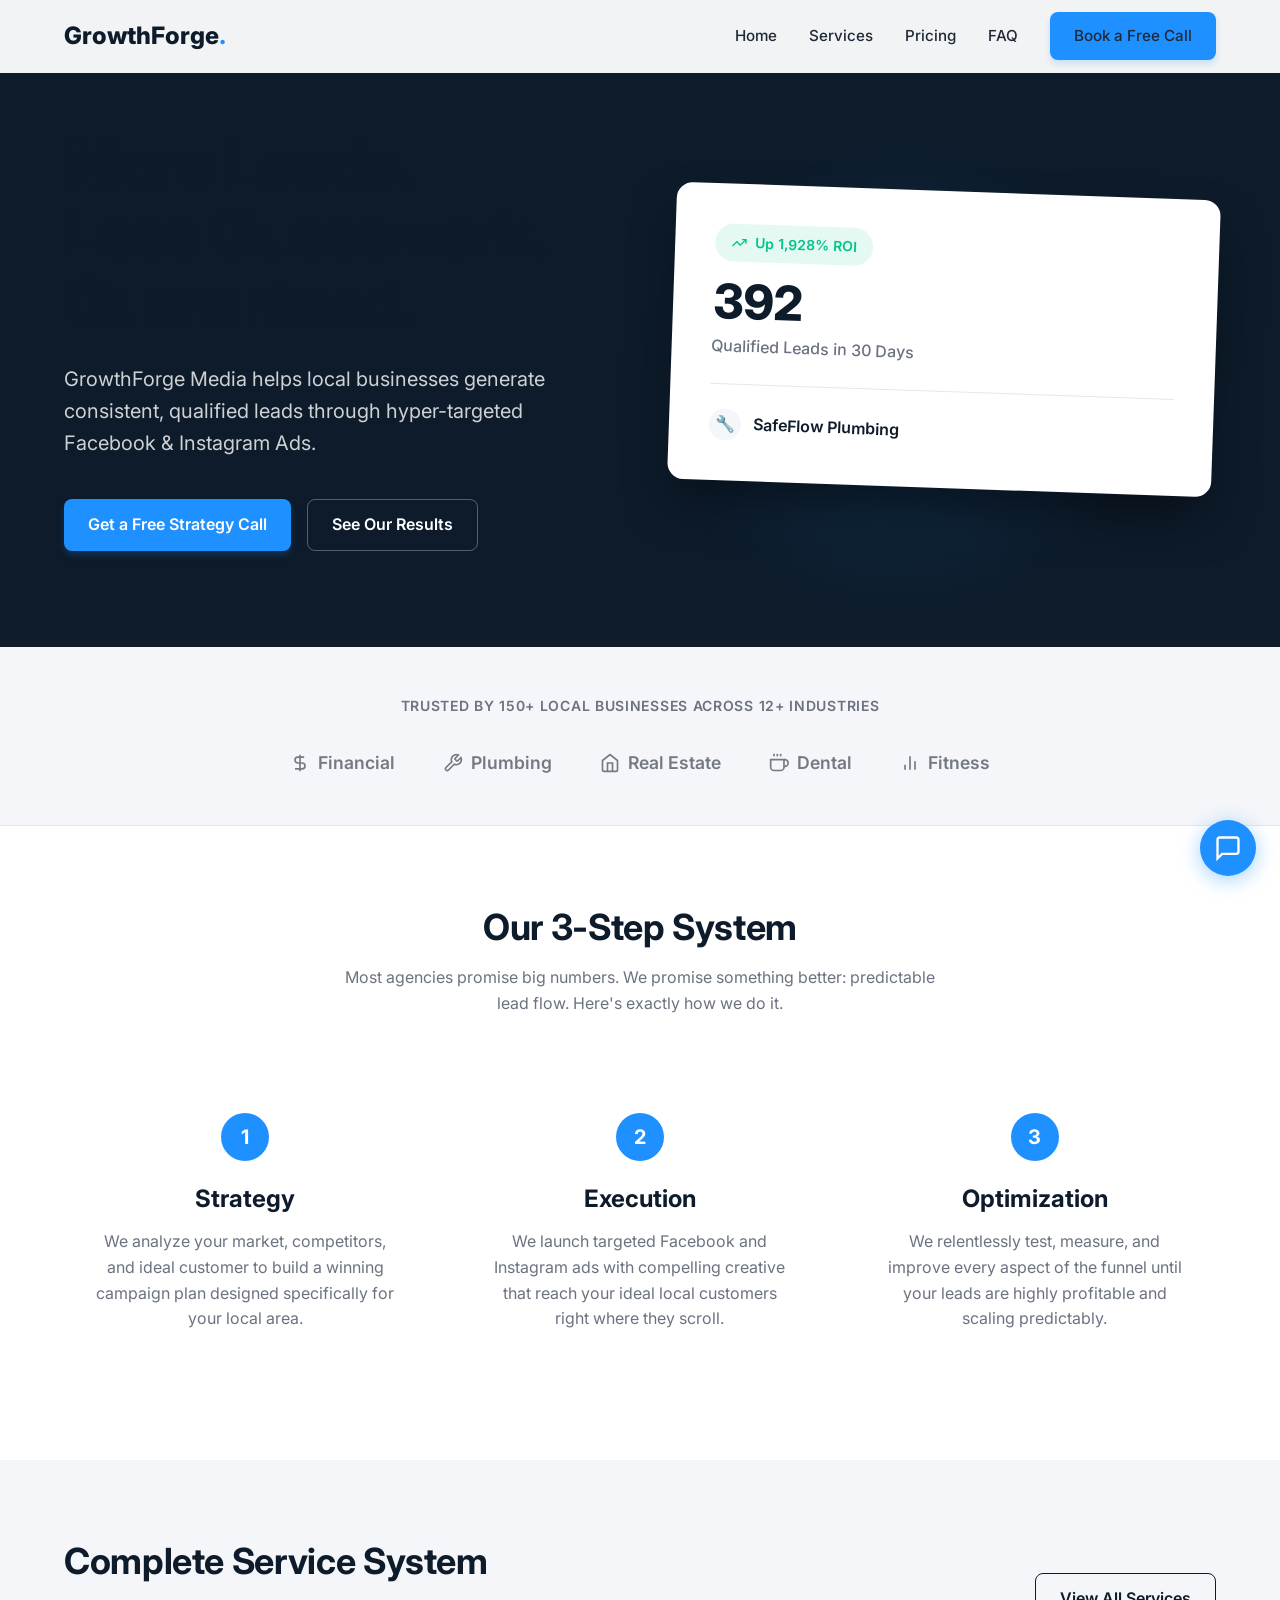
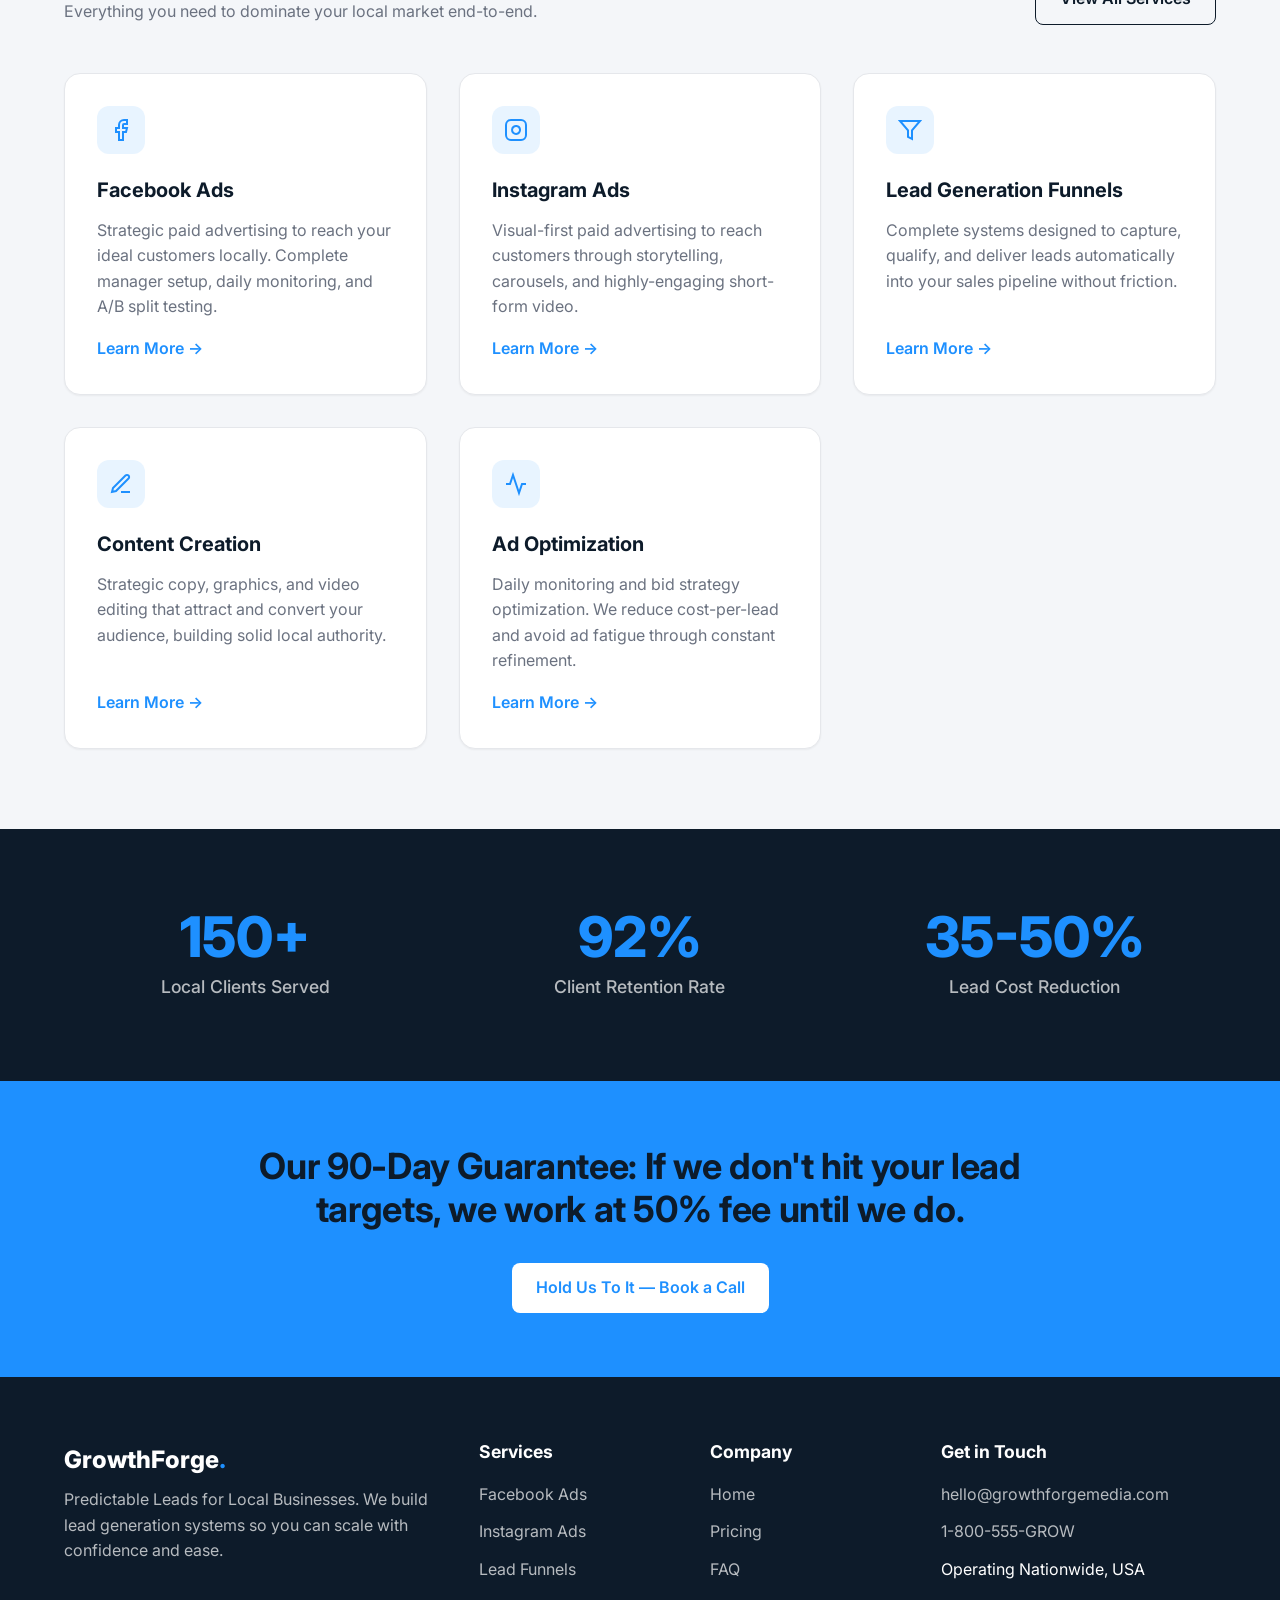
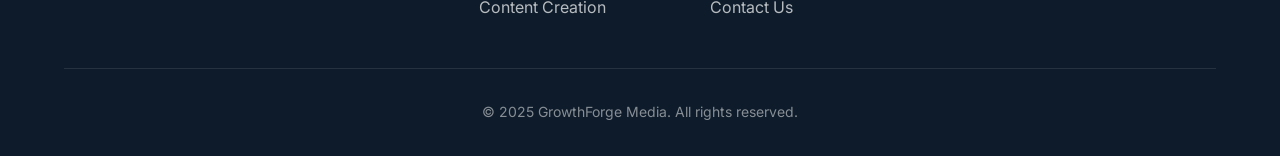
<file: index.html>
<!DOCTYPE html>
<html lang="en">
<head>
    <meta charset="UTF-8">
    <meta name="viewport" content="width=device-width, initial-scale=1.0">
    <title>GrowthForge Media | Predictable Leads for Local Businesses</title>
    <link href="https://fonts.googleapis.com/css2?family=Inter:wght@400;500;600;700;800&display=swap" rel="stylesheet">
    <link rel="stylesheet" href="css/style.css">
    
    <style>
        /* Home Page Specific Styles */
        .hero {
            padding: 8rem 0 6rem;
            background-color: var(--primary-navy);
            color: var(--bg-white);
            overflow: hidden;
            position: relative;
        }

        .hero-bg-glow {
            position: absolute;
            top: 20%;
            right: 10%;
            width: 500px;
            height: 500px;
            background: radial-gradient(circle, rgba(30,144,255,0.15) 0%, rgba(13,27,42,0) 70%);
            border-radius: 50%;
            pointer-events: none;
        }

        .hero h1 {
            font-size: 4rem;
            line-height: 1.1;
            margin-bottom: 1.5rem;
            max-width: 600px;
        }

        .hero p {
            font-size: 1.25rem;
            color: rgba(255, 255, 255, 0.8);
            margin-bottom: 2.5rem;
            max-width: 550px;
        }

        .hero-ctas {
            display: flex;
            gap: 1rem;
            flex-wrap: wrap;
        }

        .stat-card-mockup {
            background: var(--bg-white);
            color: var(--primary-navy);
            border-radius: 1rem;
            padding: 2.5rem;
            box-shadow: 0 25px 50px -12px rgba(0, 0, 0, 0.5);
            position: relative;
            transform: rotate(2deg);
        }

        .stat-badge {
            display: inline-flex;
            align-items: center;
            gap: 0.5rem;
            background: rgba(0, 196, 140, 0.1);
            color: var(--success-green);
            padding: 0.5rem 1rem;
            border-radius: 2rem;
            font-weight: 600;
            font-size: 0.875rem;
            margin-bottom: 1rem;
        }

        .stat-large {
            font-size: 3rem;
            font-weight: 800;
            line-height: 1;
            margin-bottom: 0.5rem;
        }

        .stat-label {
            color: var(--text-muted);
            font-weight: 500;
        }
        
        .client-name {
            margin-top: 1.5rem;
            padding-top: 1.5rem;
            border-top: 1px solid var(--border-light);
            display: flex;
            align-items: center;
            gap: 0.75rem;
            font-weight: 600;
        }

        /* Social Proof Bar */
        .social-proof {
            padding: 3rem 0;
            border-bottom: 1px solid var(--border-light);
            text-align: center;
        }
        
        .social-proof p {
            font-size: 0.875rem;
            font-weight: 600;
            text-transform: uppercase;
            letter-spacing: 0.05em;
            margin-bottom: 2rem;
        }

        .industry-row {
            display: flex;
            justify-content: center;
            gap: 3rem;
            flex-wrap: wrap;
            opacity: 0.6;
        }

        .industry-item {
            font-weight: 600;
            font-size: 1.1rem;
            display: flex;
            align-items: center;
            gap: 0.5rem;
        }

        /* How It Works */
        .step-card {
            text-align: center;
            padding: 2rem;
            position: relative;
        }
        
        .step-number {
            width: 48px;
            height: 48px;
            background: var(--accent-blue);
            color: var(--bg-white);
            border-radius: 50%;
            display: flex;
            align-items: center;
            justify-content: center;
            font-size: 1.25rem;
            font-weight: 700;
            margin: 0 auto 1.5rem;
        }

        /* Services Grid */
        .service-card {
            display: flex;
            flex-direction: column;
            height: 100%;
        }
        
        .service-icon {
            width: 48px;
            height: 48px;
            background: rgba(30, 144, 255, 0.1);
            color: var(--accent-blue);
            border-radius: 0.75rem;
            display: flex;
            align-items: center;
            justify-content: center;
            margin-bottom: 1.5rem;
        }

        .service-card h3 {
            font-size: 1.25rem;
        }

        .service-link {
            margin-top: auto;
            display: inline-flex;
            align-items: center;
            gap: 0.5rem;
            font-weight: 600;
        }
        .service-link:hover { padding-left: 0.25rem; }

        /* Stats */
        .stat-block {
            text-align: center;
        }
        .stat-block .num {
            font-size: 3.5rem;
            font-weight: 800;
            color: var(--accent-blue);
            margin-bottom: 0.5rem;
            line-height: 1;
        }
        .stat-block .label {
            font-size: 1.1rem;
            font-weight: 500;
        }

        /* Guarantee Banner */
        .guarantee {
            background-color: var(--accent-blue);
            color: var(--bg-white);
            padding: 4rem 0;
            text-align: center;
            position: relative;
        }
        .guarantee h2 { margin-bottom: 2rem; max-width: 800px; margin-left: auto; margin-right: auto; }
        .guarantee .btn { background: var(--bg-white); color: var(--accent-blue); }
        .guarantee .btn:hover { background: var(--bg-grey); transform: translateY(-2px); }

        @media (max-width: 900px) {
            .hero h1 { font-size: 2.5rem; }
        }
    </style>
</head>
<body>

    <!-- Navbar Shared -->
    <nav class="navbar">
        <div class="container nav-container">
            <a href="index.html" class="nav-brand">GrowthForge<span class="dot">.</span></a>
            <div class="nav-links">
                <a href="index.html">Home</a>
                <a href="services.html">Services</a>
                <a href="pricing.html">Pricing</a>
                <a href="faq.html">FAQ</a>
                <a href="contact.html" class="btn-primary">Book a Free Call</a>
            </div>
            <button class="mobile-menu-btn" aria-label="Toggle menu">
                <svg viewBox="0 0 24 24" fill="none" stroke="currentColor"><line x1="3" y1="12" x2="21" y2="12"></line><line x1="3" y1="6" x2="21" y2="6"></line><line x1="3" y1="18" x2="21" y2="18"></line></svg>
            </button>
        </div>
    </nav>

    <!-- Mobile Menu -->
    <div class="mobile-nav">
        <a href="index.html">Home</a>
        <a href="services.html">Services</a>
        <a href="pricing.html">Pricing</a>
        <a href="faq.html">FAQ</a>
        <a href="contact.html" class="btn-primary">Book a Free Call</a>
    </div>

    <!-- Hero Section -->
    <section class="hero">
        <div class="hero-bg-glow"></div>
        <div class="container grid-2">
            <div>
                <h1>More Leads.<br>Less Guesswork.<br>Guaranteed.</h1>
                <p>GrowthForge Media helps local businesses generate consistent, qualified leads through hyper-targeted Facebook & Instagram Ads.</p>
                <div class="hero-ctas">
                    <a href="contact.html" class="btn btn-primary">Get a Free Strategy Call</a>
                    <a href="pricing.html#results" class="btn btn-outline">See Our Results</a>
                </div>
            </div>
            <div class="hero-visual">
                <div class="stat-card-mockup">
                    <div class="stat-badge">
                        <svg width="16" height="16" viewBox="0 0 24 24" fill="none" stroke="currentColor" stroke-width="2"><polyline points="22 7 13.5 15.5 8.5 10.5 2 17"></polyline><polyline points="16 7 22 7 22 13"></polyline></svg>
                        Up 1,928% ROI
                    </div>
                    <div class="stat-large">392</div>
                    <div class="stat-label">Qualified Leads in 30 Days</div>
                    <div class="client-name">
                        <div style="width: 32px; height: 32px; background: var(--bg-grey); border-radius: 50%; display: flex; align-items: center; justify-content: center;">🔧</div>
                        SafeFlow Plumbing
                    </div>
                </div>
            </div>
        </div>
    </section>

    <!-- Social Proof -->
    <section class="social-proof bg-grey">
        <div class="container">
            <p>Trusted by 150+ local businesses across 12+ industries</p>
            <div class="industry-row">
                <span class="industry-item"><svg width="20" height="20" viewBox="0 0 24 24" fill="none" stroke="currentColor" stroke-width="2"><path d="M12 2v20M17 5H9.5a3.5 3.5 0 0 0 0 7h5a3.5 3.5 0 0 1 0 7H6"></path></svg> Financial</span>
                <span class="industry-item"><svg width="20" height="20" viewBox="0 0 24 24" fill="none" stroke="currentColor" stroke-width="2"><path d="M14.7 6.3a1 1 0 0 0 0 1.4l1.6 1.6a1 1 0 0 0 1.4 0l3.77-3.77a6 6 0 0 1-7.94 7.94l-6.91 6.91a2.12 2.12 0 0 1-3-3l6.91-6.91a6 6 0 0 1 7.94-7.94l-3.76 3.76z"></path></svg> Plumbing</span>
                <span class="industry-item"><svg width="20" height="20" viewBox="0 0 24 24" fill="none" stroke="currentColor" stroke-width="2"><path d="M3 9l9-7 9 7v11a2 2 0 0 1-2 2H5a2 2 0 0 1-2-2z"></path><polyline points="9 22 9 12 15 12 15 22"></polyline></svg> Real Estate</span>
                <span class="industry-item"><svg width="20" height="20" viewBox="0 0 24 24" fill="none" stroke="currentColor" stroke-width="2"><path d="M18 8h1a4 4 0 0 1 0 8h-1"></path><path d="M2 8h16v9a4 4 0 0 1-4 4H6a4 4 0 0 1-4-4V8z"></path><line x1="6" y1="1" x2="6" y2="4"></line><line x1="10" y1="1" x2="10" y2="4"></line><line x1="14" y1="1" x2="14" y2="4"></line></svg> Dental</span>
                <span class="industry-item"><svg width="20" height="20" viewBox="0 0 24 24" fill="none" stroke="currentColor" stroke-width="2"><path d="M18 20V10"></path><path d="M12 20V4"></path><path d="M6 20v-6"></path></svg> Fitness</span>
            </div>
        </div>
    </section>

    <!-- How It Works -->
    <section class="section">
        <div class="container">
            <div style="text-align: center; margin-bottom: 4rem;">
                <h2>Our 3-Step System</h2>
                <p style="max-width: 600px; margin: 0 auto;">Most agencies promise big numbers. We promise something better: predictable lead flow. Here's exactly how we do it.</p>
            </div>
            
            <div class="grid-3">
                <div class="step-card">
                    <div class="step-number">1</div>
                    <h3>Strategy</h3>
                    <p>We analyze your market, competitors, and ideal customer to build a winning campaign plan designed specifically for your local area.</p>
                </div>
                <div class="step-card">
                    <div class="step-number">2</div>
                    <h3>Execution</h3>
                    <p>We launch targeted Facebook and Instagram ads with compelling creative that reach your ideal local customers right where they scroll.</p>
                </div>
                <div class="step-card">
                    <div class="step-number">3</div>
                    <h3>Optimization</h3>
                    <p>We relentlessly test, measure, and improve every aspect of the funnel until your leads are highly profitable and scaling predictably.</p>
                </div>
            </div>
        </div>
    </section>

    <!-- Services Grid -->
    <section class="section bg-grey">
        <div class="container">
            <div style="display: flex; justify-content: space-between; align-items: flex-end; margin-bottom: 3rem; flex-wrap: wrap; gap: 1rem;">
                <div>
                    <h2>Complete Service System</h2>
                    <p style="margin-bottom: 0;">Everything you need to dominate your local market end-to-end.</p>
                </div>
                <a href="services.html" class="btn btn-outline-dark">View All Services</a>
            </div>

            <div class="grid-3">
                <div class="card service-card">
                    <div class="service-icon">
                        <svg width="24" height="24" viewBox="0 0 24 24" fill="none" stroke="currentColor" stroke-width="2"><path d="M18 2h-3a5 5 0 0 0-5 5v3H7v4h3v8h4v-8h3l1-4h-4V7a1 1 0 0 1 1-1h3z"></path></svg>
                    </div>
                    <h3>Facebook Ads</h3>
                    <p>Strategic paid advertising to reach your ideal customers locally. Complete manager setup, daily monitoring, and A/B split testing.</p>
                    <a href="services.html" class="service-link">Learn More &rarr;</a>
                </div>
                <div class="card service-card">
                    <div class="service-icon">
                        <svg width="24" height="24" viewBox="0 0 24 24" fill="none" stroke="currentColor" stroke-width="2"><rect x="2" y="2" width="20" height="20" rx="5" ry="5"></rect><path d="M16 11.37A4 4 0 1 1 12.63 8 4 4 0 0 1 16 11.37z"></path><line x1="17.5" y1="6.5" x2="17.51" y2="6.5"></line></svg>
                    </div>
                    <h3>Instagram Ads</h3>
                    <p>Visual-first paid advertising to reach customers through storytelling, carousels, and highly-engaging short-form video.</p>
                    <a href="services.html" class="service-link">Learn More &rarr;</a>
                </div>
                <div class="card service-card">
                    <div class="service-icon">
                        <svg width="24" height="24" viewBox="0 0 24 24" fill="none" stroke="currentColor" stroke-width="2"><polygon points="22 3 2 3 10 12.46 10 19 14 21 14 12.46 22 3"></polygon></svg>
                    </div>
                    <h3>Lead Generation Funnels</h3>
                    <p>Complete systems designed to capture, qualify, and deliver leads automatically into your sales pipeline without friction.</p>
                    <a href="services.html" class="service-link">Learn More &rarr;</a>
                </div>
                <div class="card service-card">
                    <div class="service-icon">
                        <svg width="24" height="24" viewBox="0 0 24 24" fill="none" stroke="currentColor" stroke-width="2"><path d="M12 20h9"></path><path d="M16.5 3.5a2.121 2.121 0 0 1 3 3L7 19l-4 1 1-4L16.5 3.5z"></path></svg>
                    </div>
                    <h3>Content Creation</h3>
                    <p>Strategic copy, graphics, and video editing that attract and convert your audience, building solid local authority.</p>
                    <a href="services.html" class="service-link">Learn More &rarr;</a>
                </div>
                <div class="card service-card">
                    <div class="service-icon">
                        <svg width="24" height="24" viewBox="0 0 24 24" fill="none" stroke="currentColor" stroke-width="2"><polyline points="22 12 18 12 15 21 9 3 6 12 2 12"></polyline></svg>
                    </div>
                    <h3>Ad Optimization</h3>
                    <p>Daily monitoring and bid strategy optimization. We reduce cost-per-lead and avoid ad fatigue through constant refinement.</p>
                    <a href="services.html" class="service-link">Learn More &rarr;</a>
                </div>
            </div>
        </div>
    </section>

    <!-- Stats -->
    <section class="section bg-navy">
        <div class="container grid-3">
            <div class="stat-block">
                <div class="num">150+</div>
                <div class="label" style="color: rgba(255,255,255,0.7)">Local Clients Served</div>
            </div>
            <div class="stat-block">
                <div class="num">92%</div>
                <div class="label" style="color: rgba(255,255,255,0.7)">Client Retention Rate</div>
            </div>
            <div class="stat-block">
                <div class="num">35-50%</div>
                <div class="label" style="color: rgba(255,255,255,0.7)">Lead Cost Reduction</div>
            </div>
        </div>
    </section>

    <!-- Guarantee Banner -->
    <section class="guarantee">
        <div class="container">
            <h2>Our 90-Day Guarantee: If we don't hit your lead targets, we work at 50% fee until we do.</h2>
            <a href="contact.html" class="btn">Hold Us To It — Book a Call</a>
        </div>
    </section>

    <!-- Footer Shared -->
    <footer class="footer">
        <div class="container">
            <div class="footer-grid">
                <div class="footer-brand">
                    <a href="index.html" class="logo">GrowthForge<span class="dot">.</span></a>
                    <p>Predictable Leads for Local Businesses. We build lead generation systems so you can scale with confidence and ease.</p>
                </div>
                <div class="footer-col">
                    <h4>Services</h4>
                    <ul>
                        <li><a href="services.html">Facebook Ads</a></li>
                        <li><a href="services.html">Instagram Ads</a></li>
                        <li><a href="services.html">Lead Funnels</a></li>
                        <li><a href="services.html">Content Creation</a></li>
                    </ul>
                </div>
                <div class="footer-col">
                    <h4>Company</h4>
                    <ul>
                        <li><a href="index.html">Home</a></li>
                        <li><a href="pricing.html">Pricing</a></li>
                        <li><a href="faq.html">FAQ</a></li>
                        <li><a href="contact.html">Contact Us</a></li>
                    </ul>
                </div>
                <div class="footer-col">
                    <h4>Get in Touch</h4>
                    <ul>
                        <li><a href="#">hello@growthforgemedia.com</a></li>
                        <li><a href="#">1-800-555-GROW</a></li>
                        <li>Operating Nationwide, USA</li>
                    </ul>
                </div>
            </div>
            <div class="footer-bottom">
                &copy; 2025 GrowthForge Media. All rights reserved.
            </div>
        </div>
    </footer>

    <script src="js/main.js"></script>
    <script src="js/chat.js"></script>
</body>
</html>
</file>
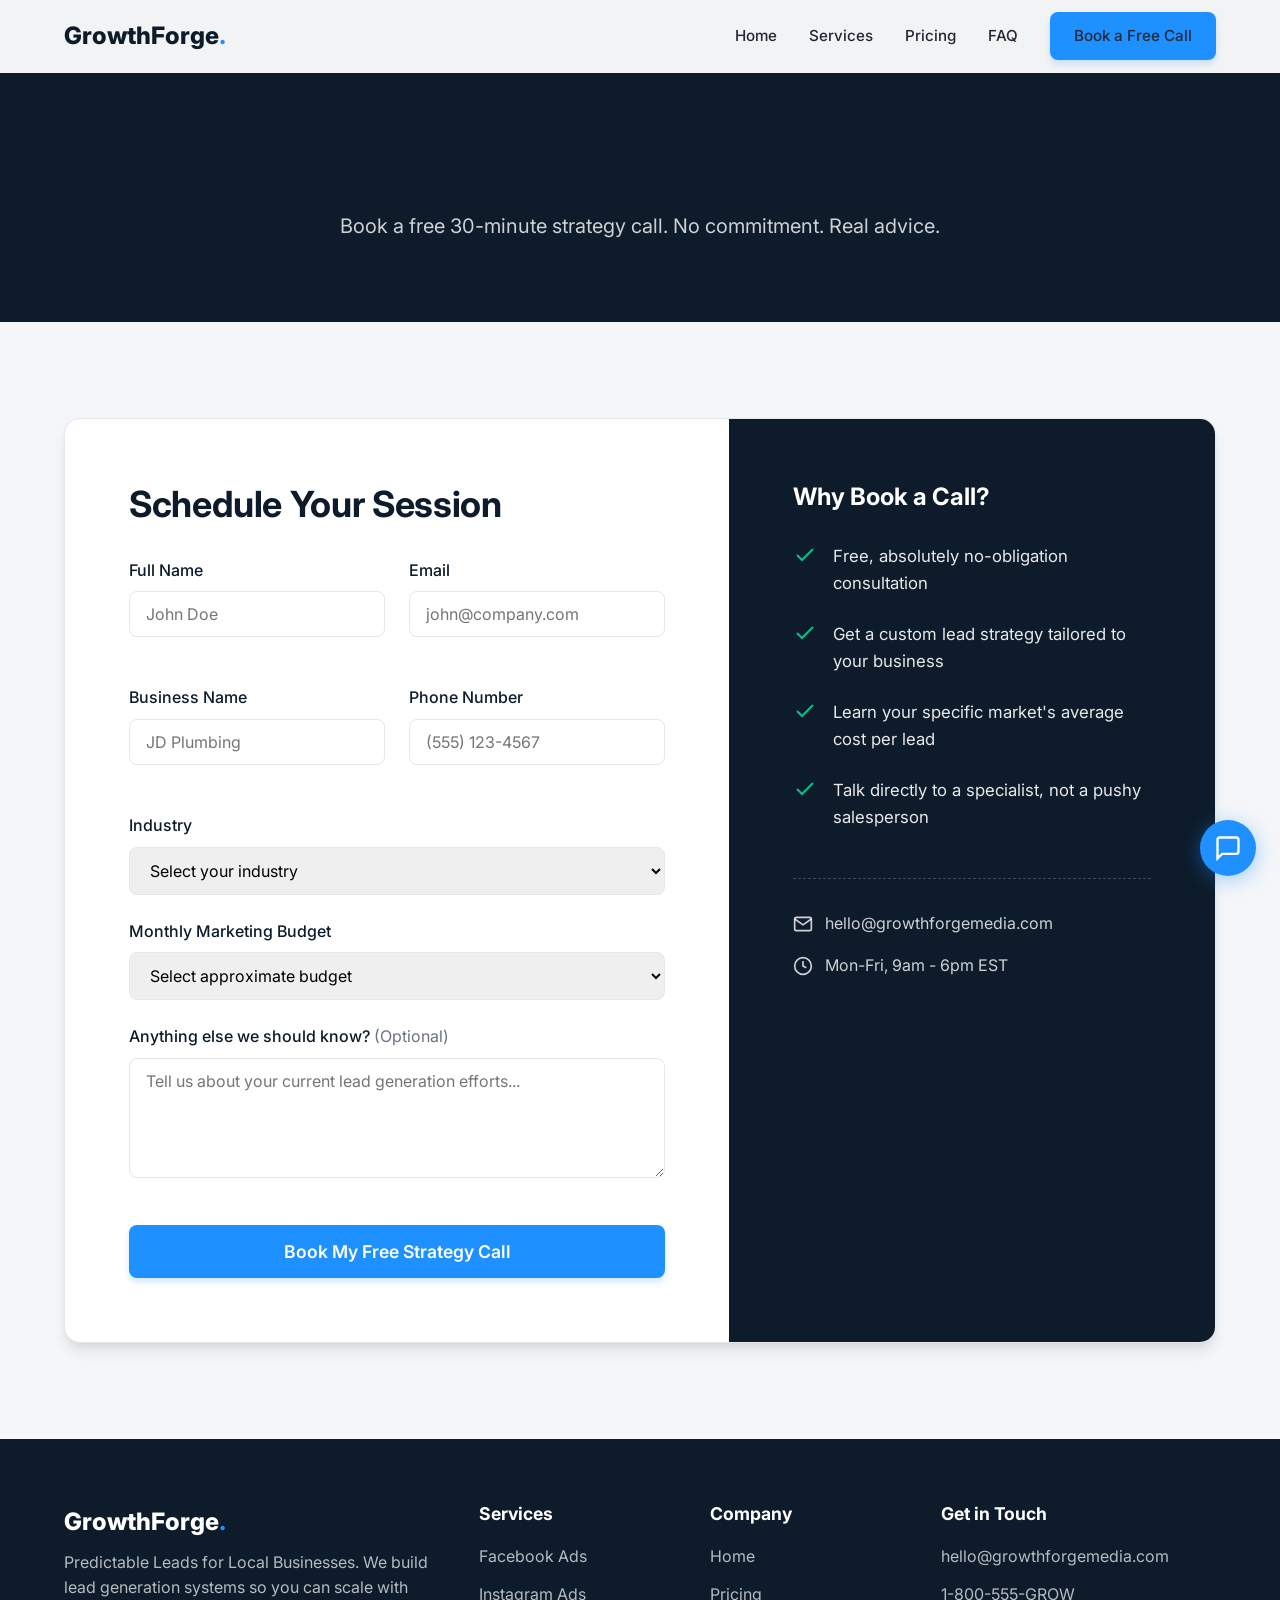
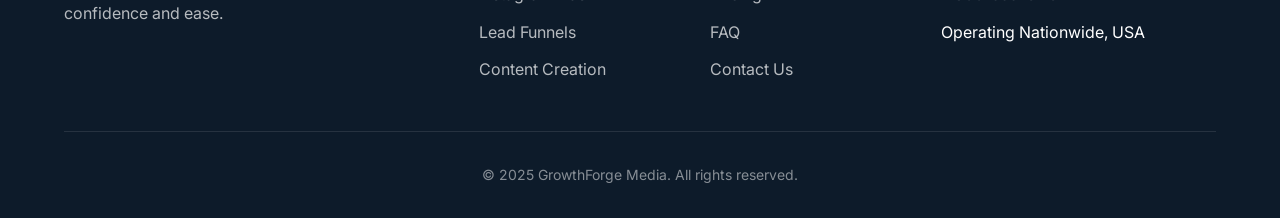
<file: contact.html>
<!DOCTYPE html>
<html lang="en">
<head>
    <meta charset="UTF-8">
    <meta name="viewport" content="width=device-width, initial-scale=1.0">
    <title>GrowthForge Media | Contact Us</title>
    <link href="https://fonts.googleapis.com/css2?family=Inter:wght@400;500;600;700;800&display=swap" rel="stylesheet">
    <link rel="stylesheet" href="css/style.css">
    
    <style>
        .page-hero {
            padding: 8rem 0 5rem;
            background-color: var(--primary-navy);
            color: var(--bg-white);
            text-align: center;
        }

        .contact-section {
            padding: 6rem 0;
            background: var(--bg-grey);
        }

        .contact-card {
            background: var(--bg-white);
            border-radius: 1rem;
            box-shadow: var(--shadow-lg);
            border: 1px solid var(--border-light);
            overflow: hidden;
            display: flex;
        }

        .form-side {
            flex: 1.5;
            padding: 4rem;
        }

        .info-side {
            flex: 1;
            background: var(--primary-navy);
            color: var(--bg-white);
            padding: 4rem;
            position: relative;
        }

        .info-side h3 {
            color: var(--bg-white);
            margin-bottom: 2rem;
            font-size: 1.5rem;
        }

        .benefit-list {
            list-style: none;
            margin-bottom: 3rem;
        }

        .benefit-list li {
            margin-bottom: 1.5rem;
            display: flex;
            align-items: flex-start;
            gap: 1rem;
            font-size: 1.05rem;
            color: rgba(255, 255, 255, 0.9);
        }

        .benefit-list li svg {
            color: var(--success-green);
            flex-shrink: 0;
        }

        .contact-details {
            border-top: 1px dashed rgba(255, 255, 255, 0.2);
            padding-top: 2rem;
        }

        .contact-details p {
            display: flex;
            align-items: center;
            gap: 0.75rem;
            margin-bottom: 1rem;
            color: rgba(255, 255, 255, 0.8);
        }

        @media (max-width: 900px) {
            .contact-card { flex-direction: column; }
            .form-side, .info-side { padding: 2rem; }
            .info-side { order: -1; } /* Info on top for mobile */
        }
    </style>
</head>
<body>

    <!-- Navbar Shared -->
    <nav class="navbar">
        <div class="container nav-container">
            <a href="index.html" class="nav-brand">GrowthForge<span class="dot">.</span></a>
            <div class="nav-links">
                <a href="index.html">Home</a>
                <a href="services.html">Services</a>
                <a href="pricing.html">Pricing</a>
                <a href="faq.html">FAQ</a>
                <a href="contact.html" class="btn-primary">Book a Free Call</a>
            </div>
            <button class="mobile-menu-btn" aria-label="Toggle menu">
                <svg viewBox="0 0 24 24" fill="none" stroke="currentColor"><line x1="3" y1="12" x2="21" y2="12"></line><line x1="3" y1="6" x2="21" y2="6"></line><line x1="3" y1="18" x2="21" y2="18"></line></svg>
            </button>
        </div>
    </nav>
    <div class="mobile-nav">
        <a href="index.html">Home</a>
        <a href="services.html">Services</a>
        <a href="pricing.html">Pricing</a>
        <a href="faq.html">FAQ</a>
        <a href="contact.html" class="btn-primary">Book a Free Call</a>
    </div>

    <!-- Hero -->
    <header class="page-hero">
        <div class="container">
            <h1 style="max-width: 800px; margin: 0 auto 1.5rem;">Let's Build Your Lead Machine</h1>
            <p style="font-size: 1.25rem; color: rgba(255,255,255,0.8); max-width: 600px; margin: 0 auto;">Book a free 30-minute strategy call. No commitment. Real advice.</p>
        </div>
    </header>

    <!-- Contact Form -->
    <section class="contact-section">
        <div class="container">
            <div class="contact-card">
                
                <!-- Form Side -->
                <div class="form-side" id="formContainer">
                    <h2 style="margin-bottom: 2rem;">Schedule Your Session</h2>
                    
                    <form id="contactForm">
                        <div class="grid-2" style="gap: 1.5rem; margin-bottom: 1.5rem; display: flex; flex-wrap: wrap;">
                            <div class="form-group" style="flex: 1; min-width: 200px;">
                                <label class="form-label" for="fullName">Full Name</label>
                                <input type="text" class="form-control" id="fullName" placeholder="John Doe" required>
                            </div>
                            <div class="form-group" style="flex: 1; min-width: 200px;">
                                <label class="form-label" for="email">Email</label>
                                <input type="email" class="form-control" id="email" placeholder="john@company.com" required>
                            </div>
                        </div>

                        <div class="grid-2" style="gap: 1.5rem; margin-bottom: 1.5rem; display: flex; flex-wrap: wrap;">
                            <div class="form-group" style="flex: 1; min-width: 200px;">
                                <label class="form-label" for="businessName">Business Name</label>
                                <input type="text" class="form-control" id="businessName" placeholder="JD Plumbing" required>
                            </div>
                            <div class="form-group" style="flex: 1; min-width: 200px;">
                                <label class="form-label" for="phone">Phone Number</label>
                                <input type="tel" class="form-control" id="phone" placeholder="(555) 123-4567" required>
                            </div>
                        </div>

                        <div class="form-group">
                            <label class="form-label" for="industry">Industry</label>
                            <select class="form-control" id="industry" required>
                                <option value="" disabled selected>Select your industry</option>
                                <option value="plumbing">Plumbing/HVAC/Electrical</option>
                                <option value="dental">Dental/Medical</option>
                                <option value="realestate">Real Estate</option>
                                <option value="fitness">Fitness/Wellness</option>
                                <option value="other">Other Local Service</option>
                            </select>
                        </div>

                        <div class="form-group">
                            <label class="form-label" for="budget">Monthly Marketing Budget</label>
                            <select class="form-control" id="budget" required>
                                <option value="" disabled selected>Select approximate budget</option>
                                <option value="under500">Under $500</option>
                                <option value="500-1000">$500 – $1,000</option>
                                <option value="1000-3000">$1,000 – $3,000</option>
                                <option value="3000+">$3,000+</option>
                            </select>
                        </div>

                        <div class="form-group">
                            <label class="form-label" for="message">Anything else we should know? <span style="font-weight: 400; color: var(--text-muted);">(Optional)</span></label>
                            <textarea class="form-control" id="message" placeholder="Tell us about your current lead generation efforts..."></textarea>
                        </div>

                        <button type="submit" class="btn btn-primary" style="width: 100%; padding: 1rem; font-size: 1.1rem; margin-top: 1rem;">
                            Book My Free Strategy Call
                        </button>
                    </form>
                </div>

                <!-- Info Side -->
                <div class="info-side">
                    <h3>Why Book a Call?</h3>
                    <ul class="benefit-list">
                        <li>
                            <svg width="24" height="24" viewBox="0 0 24 24" fill="none" stroke="currentColor" stroke-width="2"><polyline points="20 6 9 17 4 12"></polyline></svg>
                            Free, absolutely no-obligation consultation
                        </li>
                        <li>
                            <svg width="24" height="24" viewBox="0 0 24 24" fill="none" stroke="currentColor" stroke-width="2"><polyline points="20 6 9 17 4 12"></polyline></svg>
                            Get a custom lead strategy tailored to your business
                        </li>
                        <li>
                            <svg width="24" height="24" viewBox="0 0 24 24" fill="none" stroke="currentColor" stroke-width="2"><polyline points="20 6 9 17 4 12"></polyline></svg>
                            Learn your specific market's average cost per lead
                        </li>
                        <li>
                            <svg width="24" height="24" viewBox="0 0 24 24" fill="none" stroke="currentColor" stroke-width="2"><polyline points="20 6 9 17 4 12"></polyline></svg>
                            Talk directly to a specialist, not a pushy salesperson
                        </li>
                    </ul>

                    <div class="contact-details">
                        <p>
                            <svg width="20" height="20" viewBox="0 0 24 24" fill="none" stroke="currentColor" stroke-width="2"><path d="M4 4h16c1.1 0 2 .9 2 2v12c0 1.1-.9 2-2 2H4c-1.1 0-2-.9-2-2V6c0-1.1.9-2 2-2z"></path><polyline points="22,6 12,13 2,6"></polyline></svg>
                            hello@growthforgemedia.com
                        </p>
                        <p>
                            <svg width="20" height="20" viewBox="0 0 24 24" fill="none" stroke="currentColor" stroke-width="2"><circle cx="12" cy="12" r="10"></circle><polyline points="12 6 12 12 16 14"></polyline></svg>
                            Mon-Fri, 9am - 6pm EST
                        </p>
                    </div>
                </div>

            </div>
        </div>
    </section>

    <!-- Footer Shared -->
    <footer class="footer">
        <div class="container">
            <div class="footer-grid">
                <div class="footer-brand">
                    <a href="index.html" class="logo">GrowthForge<span class="dot">.</span></a>
                    <p>Predictable Leads for Local Businesses. We build lead generation systems so you can scale with confidence and ease.</p>
                </div>
                <div class="footer-col">
                    <h4>Services</h4>
                    <ul>
                        <li><a href="services.html">Facebook Ads</a></li>
                        <li><a href="services.html">Instagram Ads</a></li>
                        <li><a href="services.html">Lead Funnels</a></li>
                        <li><a href="services.html">Content Creation</a></li>
                    </ul>
                </div>
                <div class="footer-col">
                    <h4>Company</h4>
                    <ul>
                        <li><a href="index.html">Home</a></li>
                        <li><a href="pricing.html">Pricing</a></li>
                        <li><a href="faq.html">FAQ</a></li>
                        <li><a href="contact.html">Contact Us</a></li>
                    </ul>
                </div>
                <div class="footer-col">
                    <h4>Get in Touch</h4>
                    <ul>
                        <li><a href="#">hello@growthforgemedia.com</a></li>
                        <li><a href="#">1-800-555-GROW</a></li>
                        <li>Operating Nationwide, USA</li>
                    </ul>
                </div>
            </div>
            <div class="footer-bottom">
                &copy; 2025 GrowthForge Media. All rights reserved.
            </div>
        </div>
    </footer>

    <script src="js/main.js"></script>
    <script src="js/chat.js"></script>
</body>
</html>
</file>
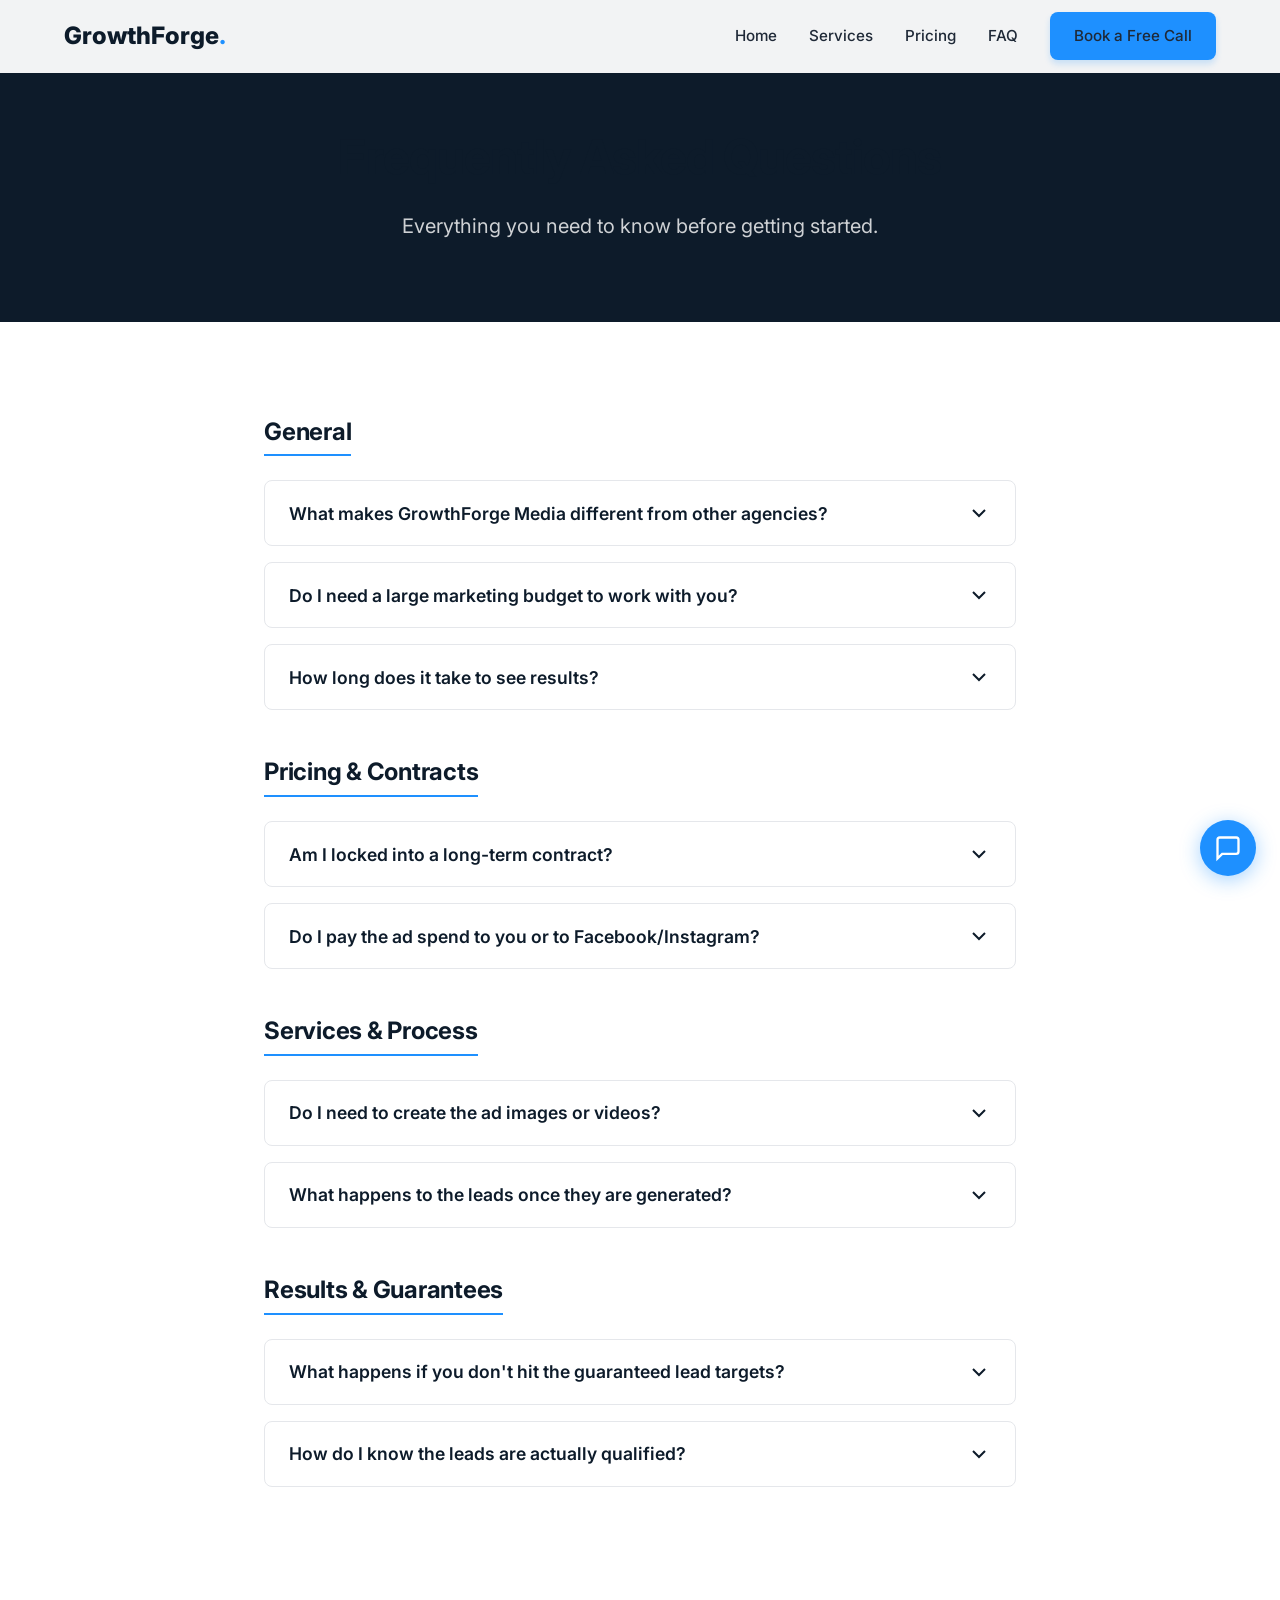
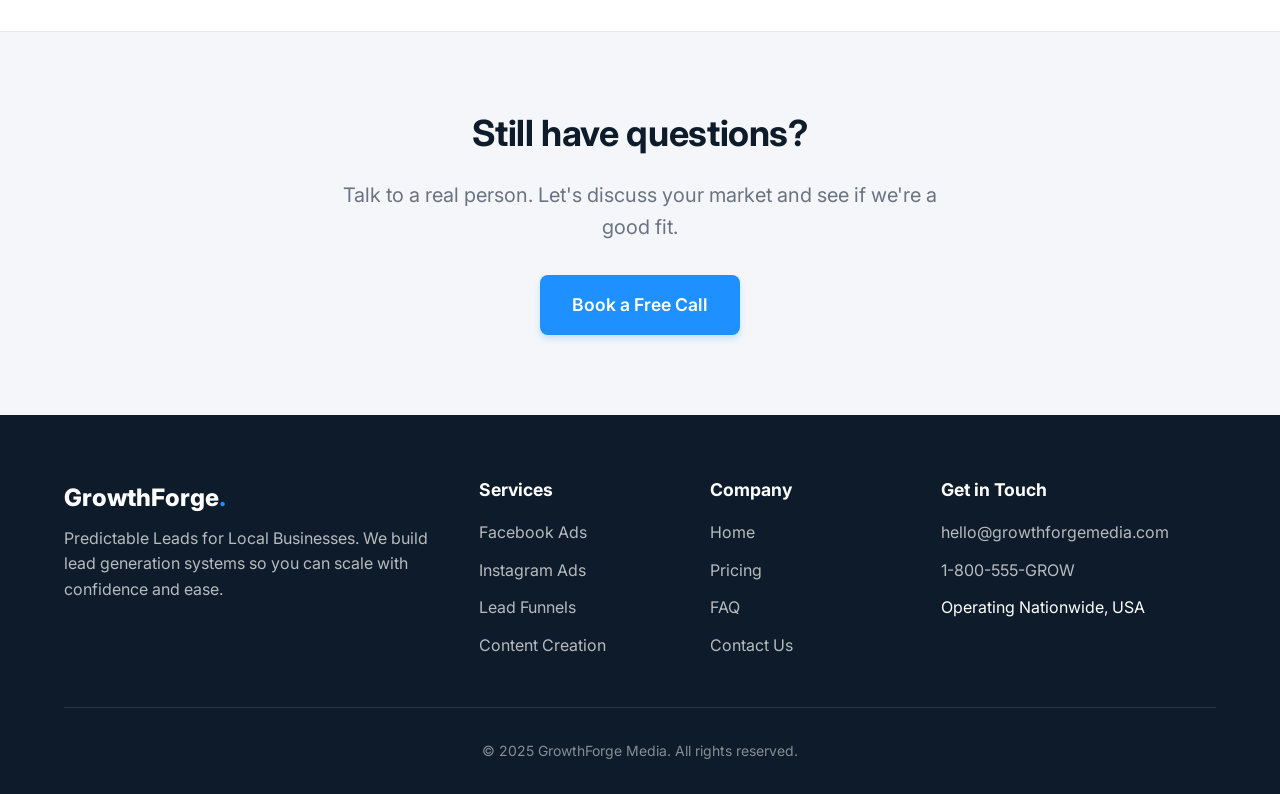
<file: faq.html>
<!DOCTYPE html>
<html lang="en">
<head>
    <meta charset="UTF-8">
    <meta name="viewport" content="width=device-width, initial-scale=1.0">
    <title>GrowthForge Media | FAQ</title>
    <link href="https://fonts.googleapis.com/css2?family=Inter:wght@400;500;600;700;800&display=swap" rel="stylesheet">
    <link rel="stylesheet" href="css/style.css">
    
    <style>
        .page-hero {
            padding: 8rem 0 5rem;
            background-color: var(--primary-navy);
            color: var(--bg-white);
            text-align: center;
        }

        .faq-section {
            padding: 6rem 0;
            background: var(--bg-white);
        }

        .faq-container {
            max-width: 800px;
            margin: 0 auto;
        }

        .faq-category {
            margin-bottom: 3rem;
        }

        .faq-category h2 {
            font-size: 1.5rem;
            margin-bottom: 1.5rem;
            padding-bottom: 0.5rem;
            border-bottom: 2px solid var(--accent-blue);
            display: inline-block;
        }

        .cta-section {
            padding: 5rem 0;
            text-align: center;
            background: var(--bg-grey);
            border-top: 1px solid var(--border-light);
        }
    </style>
</head>
<body>

    <!-- Navbar Shared -->
    <nav class="navbar">
        <div class="container nav-container">
            <a href="index.html" class="nav-brand">GrowthForge<span class="dot">.</span></a>
            <div class="nav-links">
                <a href="index.html">Home</a>
                <a href="services.html">Services</a>
                <a href="pricing.html">Pricing</a>
                <a href="faq.html">FAQ</a>
                <a href="contact.html" class="btn-primary">Book a Free Call</a>
            </div>
            <button class="mobile-menu-btn" aria-label="Toggle menu">
                <svg viewBox="0 0 24 24" fill="none" stroke="currentColor"><line x1="3" y1="12" x2="21" y2="12"></line><line x1="3" y1="6" x2="21" y2="6"></line><line x1="3" y1="18" x2="21" y2="18"></line></svg>
            </button>
        </div>
    </nav>
    <div class="mobile-nav">
        <a href="index.html">Home</a>
        <a href="services.html">Services</a>
        <a href="pricing.html">Pricing</a>
        <a href="faq.html">FAQ</a>
        <a href="contact.html" class="btn-primary">Book a Free Call</a>
    </div>

    <!-- Hero -->
    <header class="page-hero">
        <div class="container">
            <h1 style="max-width: 800px; margin: 0 auto 1.5rem;">Frequently Asked Questions</h1>
            <p style="font-size: 1.25rem; color: rgba(255,255,255,0.8); max-width: 600px; margin: 0 auto;">Everything you need to know before getting started.</p>
        </div>
    </header>

    <!-- FAQ Accordions -->
    <section class="faq-section">
        <div class="container faq-container">

            <!-- General -->
            <div class="faq-category">
                <h2>General</h2>

                <div class="accordion-item">
                    <button class="accordion-btn">
                        What makes GrowthForge Media different from other agencies?
                        <svg class="accordion-icon" viewBox="0 0 24 24"><polyline points="6 9 12 15 18 9"></polyline></svg>
                    </button>
                    <div class="accordion-content">
                        <div class="accordion-body">
                            We specialize exclusively in local businesses. Instead of vanity metrics like followers or likes, we focus 100% on generating qualified, exclusive leads. Plus, everything is transparent with real-time dashboards and a 90-day guarantee.
                        </div>
                    </div>
                </div>
                
                <div class="accordion-item">
                    <button class="accordion-btn">
                        Do I need a large marketing budget to work with you?
                        <svg class="accordion-icon" viewBox="0 0 24 24"><polyline points="6 9 12 15 18 9"></polyline></svg>
                    </button>
                    <div class="accordion-content">
                        <div class="accordion-body">
                            No. Our Starter package requires just a $500/month ad spend. We've designed our pricing to be accessible for local businesses looking to test the waters before scaling up.
                        </div>
                    </div>
                </div>

                <div class="accordion-item">
                    <button class="accordion-btn">
                        How long does it take to see results?
                        <svg class="accordion-icon" viewBox="0 0 24 24"><polyline points="6 9 12 15 18 9"></polyline></svg>
                    </button>
                    <div class="accordion-content">
                        <div class="accordion-body">
                            Most clients see their first leads within 48 to 72 hours of campaign launch. The first 14 days are typically our testing phase, and you'll see full optimization and consistent predictable lead flow by month 2.
                        </div>
                    </div>
                </div>
            </div>

            <!-- Pricing & Contracts -->
            <div class="faq-category">
                <h2>Pricing & Contracts</h2>

                <div class="accordion-item">
                    <button class="accordion-btn">
                        Am I locked into a long-term contract?
                        <svg class="accordion-icon" viewBox="0 0 24 24"><polyline points="6 9 12 15 18 9"></polyline></svg>
                    </button>
                    <div class="accordion-content">
                        <div class="accordion-body">
                            No. We recommend a 90-day commitment to allow the platforms algorithms to fully optimize, but we don't lock you in. You can cancel our Starter package with just 30 days notice.
                        </div>
                    </div>
                </div>

                <div class="accordion-item">
                    <button class="accordion-btn">
                        Do I pay the ad spend to you or to Facebook/Instagram?
                        <svg class="accordion-icon" viewBox="0 0 24 24"><polyline points="6 9 12 15 18 9"></polyline></svg>
                    </button>
                    <div class="accordion-content">
                        <div class="accordion-body">
                            You pay the ad spend directly to the platforms (Meta/Facebook) using your own credit card. You only pay GrowthForge Media our flat management fee. This ensures 100% financial transparency.
                        </div>
                    </div>
                </div>
            </div>

            <!-- Services & Process -->
            <div class="faq-category">
                <h2>Services & Process</h2>

                <div class="accordion-item">
                    <button class="accordion-btn">
                        Do I need to create the ad images or videos?
                        <svg class="accordion-icon" viewBox="0 0 24 24"><polyline points="6 9 12 15 18 9"></polyline></svg>
                    </button>
                    <div class="accordion-content">
                        <div class="accordion-body">
                            No, our team handles all creative development, including ad copy, images, and standard videos. If you have your own photos or videos, we love using them, but it isn't required.
                        </div>
                    </div>
                </div>

                <div class="accordion-item">
                    <button class="accordion-btn">
                        What happens to the leads once they are generated?
                        <svg class="accordion-icon" viewBox="0 0 24 24"><polyline points="6 9 12 15 18 9"></polyline></svg>
                    </button>
                    <div class="accordion-content">
                        <div class="accordion-body">
                            Leads can be delivered instantly via email, SMS text message, or routed directly into your existing CRM system (like GoHighLevel, HubSpot, or Salesforce).
                        </div>
                    </div>
                </div>
            </div>

            <!-- Results & Guarantees -->
            <div class="faq-category">
                <h2>Results & Guarantees</h2>

                <div class="accordion-item">
                    <button class="accordion-btn">
                        What happens if you don't hit the guaranteed lead targets?
                        <svg class="accordion-icon" viewBox="0 0 24 24"><polyline points="6 9 12 15 18 9"></polyline></svg>
                    </button>
                    <div class="accordion-content">
                        <div class="accordion-body">
                            Under our 90-Day Guarantee, if we don't generate at least 20-30 qualified leads per month (or the custom target we agreed on), we continue working on your account at a 50% reduced management fee until we hit that target.
                        </div>
                    </div>
                </div>

                <div class="accordion-item">
                    <button class="accordion-btn">
                        How do I know the leads are actually qualified?
                        <svg class="accordion-icon" viewBox="0 0 24 24"><polyline points="6 9 12 15 18 9"></polyline></svg>
                    </button>
                    <div class="accordion-content">
                        <div class="accordion-body">
                            We use custom lead-generation forms or dedicated landing pages with qualifying questions specific to your industry. We don't use simple "name/email" forms that generate low-intent clicks.
                        </div>
                    </div>
                </div>
            </div>

        </div>
    </section>

    <!-- Bottom CTA -->
    <section class="cta-section">
        <div class="container">
            <h2 style="margin-bottom: 1.5rem;">Still have questions?</h2>
            <p style="font-size: 1.25rem; max-width: 600px; margin: 0 auto 2rem;">Talk to a real person. Let's discuss your market and see if we're a good fit.</p>
            <a href="contact.html" class="btn btn-primary" style="padding: 1rem 2rem; font-size: 1.1rem;">Book a Free Call</a>
        </div>
    </section>

    <!-- Footer Shared -->
    <footer class="footer">
        <div class="container">
            <div class="footer-grid">
                <div class="footer-brand">
                    <a href="index.html" class="logo">GrowthForge<span class="dot">.</span></a>
                    <p>Predictable Leads for Local Businesses. We build lead generation systems so you can scale with confidence and ease.</p>
                </div>
                <div class="footer-col">
                    <h4>Services</h4>
                    <ul>
                        <li><a href="services.html">Facebook Ads</a></li>
                        <li><a href="services.html">Instagram Ads</a></li>
                        <li><a href="services.html">Lead Funnels</a></li>
                        <li><a href="services.html">Content Creation</a></li>
                    </ul>
                </div>
                <div class="footer-col">
                    <h4>Company</h4>
                    <ul>
                        <li><a href="index.html">Home</a></li>
                        <li><a href="pricing.html">Pricing</a></li>
                        <li><a href="faq.html">FAQ</a></li>
                        <li><a href="contact.html">Contact Us</a></li>
                    </ul>
                </div>
                <div class="footer-col">
                    <h4>Get in Touch</h4>
                    <ul>
                        <li><a href="#">hello@growthforgemedia.com</a></li>
                        <li><a href="#">1-800-555-GROW</a></li>
                        <li>Operating Nationwide, USA</li>
                    </ul>
                </div>
            </div>
            <div class="footer-bottom">
                &copy; 2025 GrowthForge Media. All rights reserved.
            </div>
        </div>
    </footer>

    <script src="js/main.js"></script>
    <script src="js/chat.js"></script>
</body>
</html>
</file>
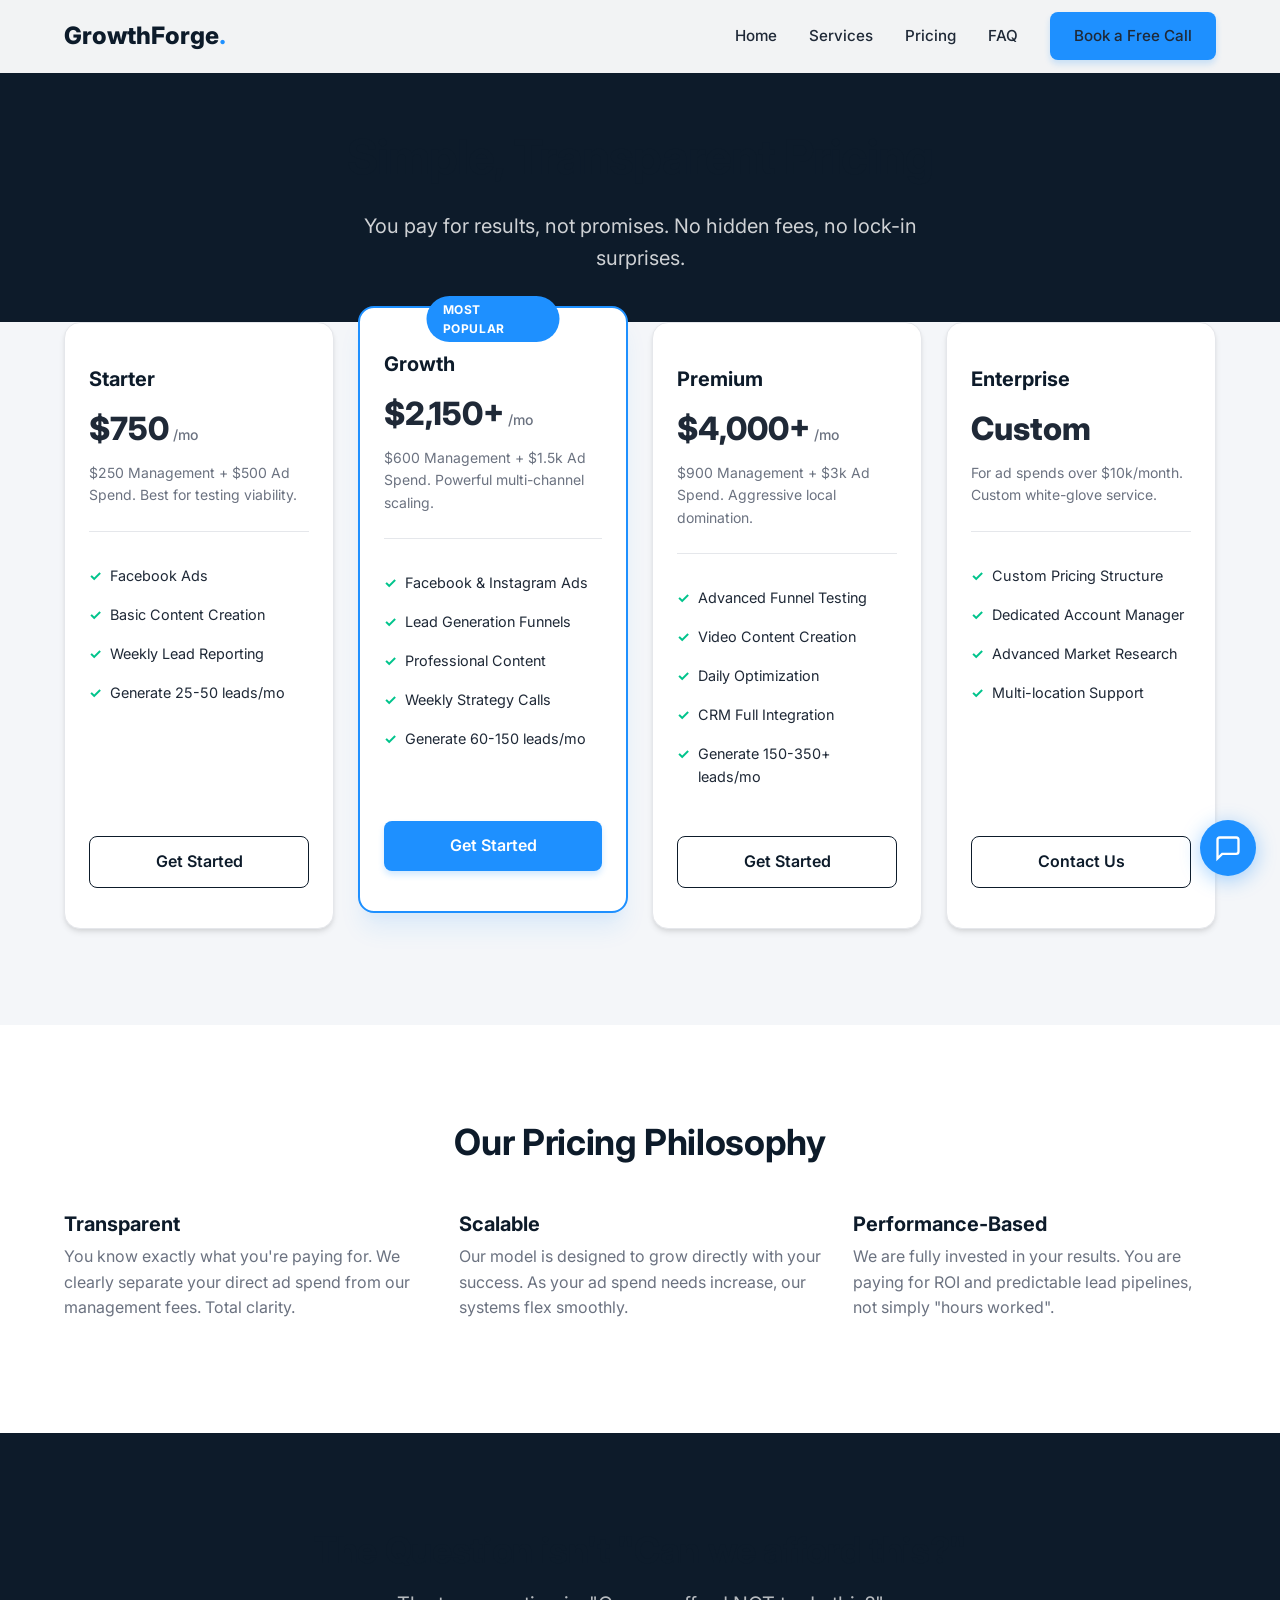
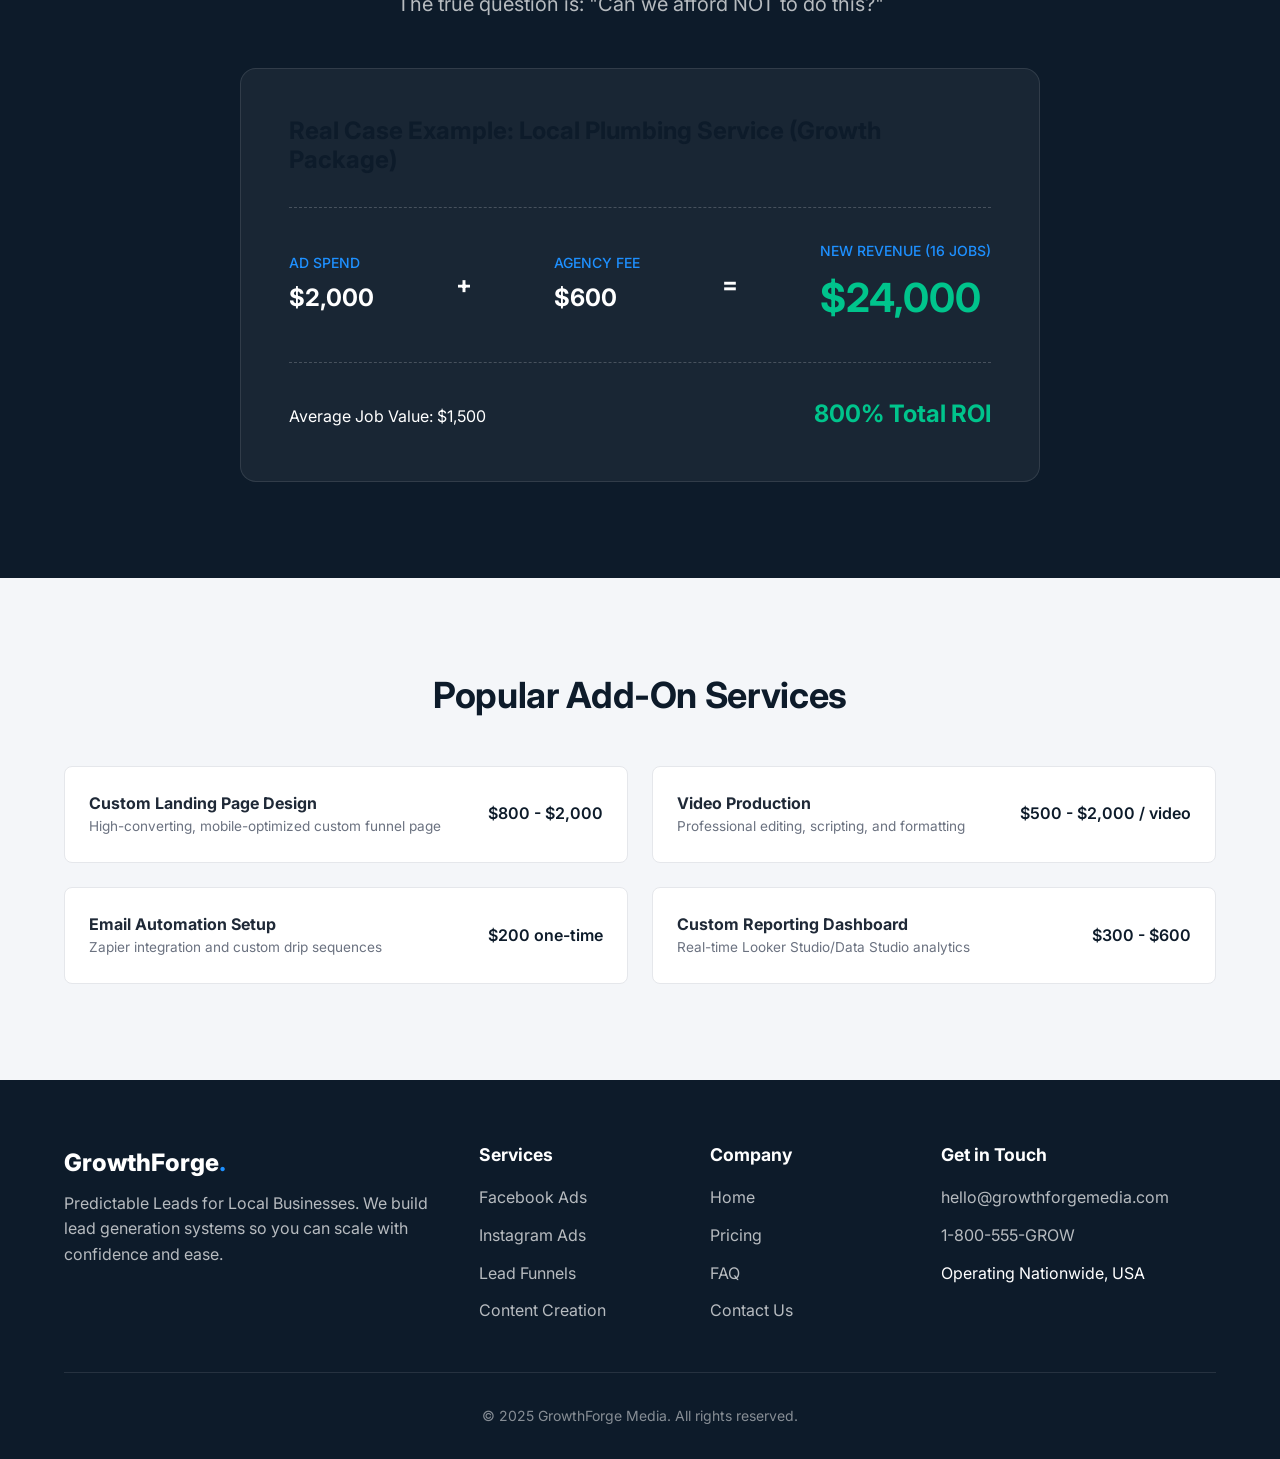
<file: pricing.html>
<!DOCTYPE html>
<html lang="en">
<head>
    <meta charset="UTF-8">
    <meta name="viewport" content="width=device-width, initial-scale=1.0">
    <title>GrowthForge Media | Simple Pricing</title>
    <link href="https://fonts.googleapis.com/css2?family=Inter:wght@400;500;600;700;800&display=swap" rel="stylesheet">
    <link rel="stylesheet" href="css/style.css">
    
    <style>
        .page-hero {
            padding: 8rem 0 5rem;
            background-color: var(--primary-navy);
            color: var(--bg-white);
            text-align: center;
        }

        /* Pricing Cards Grid */
        .pricing-section {
            padding: 6rem 0;
            background: var(--bg-grey);
            margin-top: -2rem;
        }

        .pricing-grid {
            display: grid;
            grid-template-columns: repeat(4, 1fr);
            gap: 1.5rem;
            margin-top: -6rem;
        }

        .pricing-card {
            background: var(--bg-white);
            border-radius: 1rem;
            padding: 2.5rem 1.5rem;
            border: 1px solid var(--border-light);
            box-shadow: var(--shadow-md);
            position: relative;
            display: flex;
            flex-direction: column;
            transition: transform 0.3s;
        }

        .pricing-card:hover {
            transform: translateY(-8px);
        }

        .pricing-card.featured {
            border: 2px solid var(--accent-blue);
            transform: translateY(-16px);
            box-shadow: 0 20px 25px -5px rgba(30, 144, 255, 0.1), 0 10px 10px -5px rgba(30, 144, 255, 0.04);
        }

        .pricing-card.featured:hover {
            transform: translateY(-20px);
        }

        .popular-badge {
            position: absolute;
            top: -12px;
            left: 50%;
            transform: translateX(-50%);
            background: var(--accent-blue);
            color: var(--bg-white);
            font-size: 0.75rem;
            font-weight: 700;
            padding: 0.25rem 1rem;
            border-radius: 2rem;
            text-transform: uppercase;
            letter-spacing: 0.05em;
        }

        .pkg-name {
            font-size: 1.25rem;
            font-weight: 700;
            color: var(--primary-navy);
            margin-bottom: 0.5rem;
        }

        .pkg-price {
            font-size: 2rem;
            font-weight: 800;
            color: var(--text-dark);
            margin-bottom: 0.5rem;
            display: flex;
            align-items: baseline;
            gap: 0.25rem;
        }

        .pkg-price span {
            font-size: 0.875rem;
            font-weight: 500;
            color: var(--text-muted);
        }

        .pkg-desc {
            font-size: 0.875rem;
            color: var(--text-muted);
            margin-bottom: 2rem;
            min-height: 48px;
            padding-bottom: 1.5rem;
            border-bottom: 1px solid var(--border-light);
        }

        .pkg-features {
            list-style: none;
            margin-bottom: 2rem;
            flex: 1;
        }

        .pkg-features li {
            font-size: 0.9rem;
            margin-bottom: 1rem;
            display: flex;
            align-items: flex-start;
            gap: 0.5rem;
        }

        .pkg-features li::before {
            content: '✓';
            color: var(--success-green);
            font-weight: bold;
        }

        .pkg-btn {
            width: 100%;
        }

        /* Philosophy */
        .philosophy-section {
            padding: 6rem 0;
            background: var(--bg-white);
        }

        /* ROI Example */
        .roi-section {
            padding: 6rem 0;
            background: var(--primary-navy);
            color: var(--bg-white);
            text-align: center;
        }

        .roi-card {
            background: rgba(255, 255, 255, 0.05);
            border: 1px solid rgba(255, 255, 255, 0.1);
            border-radius: 1rem;
            padding: 3rem;
            max-width: 800px;
            margin: 3rem auto 0;
            text-align: left;
        }

        .roi-equation {
            display: flex;
            justify-content: space-between;
            align-items: center;
            font-size: 1.5rem;
            font-weight: 700;
            margin: 2rem 0;
            padding: 2rem 0;
            border-top: 1px dashed rgba(255, 255, 255, 0.2);
            border-bottom: 1px dashed rgba(255, 255, 255, 0.2);
            flex-wrap: wrap;
            gap: 1rem;
        }

        .roi-stat {
            display: flex;
            flex-direction: column;
            gap: 0.25rem;
        }

        .roi-stat span {
            font-size: 0.875rem;
            font-weight: 500;
            color: var(--accent-blue);
            text-transform: uppercase;
        }

        .roi-total {
            color: var(--success-green);
            font-size: 2.5rem;
        }

        /* Add-ons */
        .addons-section {
            padding: 6rem 0;
            background: var(--bg-grey);
        }

        .addons-grid {
            display: grid;
            grid-template-columns: repeat(2, 1fr);
            gap: 1.5rem;
        }

        .addon-item {
            background: var(--bg-white);
            padding: 1.5rem;
            border-radius: 0.5rem;
            border: 1px solid var(--border-light);
            display: flex;
            justify-content: space-between;
            align-items: center;
        }
        
        .addon-item-price {
            font-weight: 600;
            color: var(--primary-navy);
        }

        @media (max-width: 1024px) {
            .pricing-grid { grid-template-columns: repeat(2, 1fr); margin-top: 0; }
            .pricing-card.featured { transform: translateY(0); }
            .pricing-card.featured:hover { transform: translateY(-8px); }
        }

        @media (max-width: 600px) {
            .pricing-grid, .addons-grid, .roi-equation { grid-template-columns: 1fr; }
            .roi-equation { flex-direction: column; align-items: flex-start; }
            .addon-item { flex-direction: column; text-align: center; gap: 0.5rem; }
        }
    </style>
</head>
<body>

    <!-- Navbar Shared -->
    <nav class="navbar">
        <div class="container nav-container">
            <a href="index.html" class="nav-brand">GrowthForge<span class="dot">.</span></a>
            <div class="nav-links">
                <a href="index.html">Home</a>
                <a href="services.html">Services</a>
                <a href="pricing.html">Pricing</a>
                <a href="faq.html">FAQ</a>
                <a href="contact.html" class="btn-primary">Book a Free Call</a>
            </div>
            <button class="mobile-menu-btn" aria-label="Toggle menu">
                <svg viewBox="0 0 24 24" fill="none" stroke="currentColor"><line x1="3" y1="12" x2="21" y2="12"></line><line x1="3" y1="6" x2="21" y2="6"></line><line x1="3" y1="18" x2="21" y2="18"></line></svg>
            </button>
        </div>
    </nav>
    <div class="mobile-nav">
        <a href="index.html">Home</a>
        <a href="services.html">Services</a>
        <a href="pricing.html">Pricing</a>
        <a href="faq.html">FAQ</a>
        <a href="contact.html" class="btn-primary">Book a Free Call</a>
    </div>

    <!-- Hero -->
    <header class="page-hero">
        <div class="container">
            <h1 style="max-width: 800px; margin: 0 auto 1.5rem;">Simple, Transparent Pricing</h1>
            <p style="font-size: 1.25rem; color: rgba(255,255,255,0.8); max-width: 600px; margin: 0 auto;">You pay for results, not promises. No hidden fees, no lock-in surprises.</p>
        </div>
    </header>

    <!-- Pricing Grid -->
    <section class="pricing-section">
        <div class="container pricing-grid">
            
            <!-- Starter -->
            <div class="pricing-card">
                <div class="pkg-name">Starter</div>
                <div class="pkg-price">$750<span>/mo</span></div>
                <div class="pkg-desc">$250 Management + $500 Ad Spend. Best for testing viability.</div>
                <ul class="pkg-features">
                    <li>Facebook Ads</li>
                    <li>Basic Content Creation</li>
                    <li>Weekly Lead Reporting</li>
                    <li>Generate 25-50 leads/mo</li>
                </ul>
                <a href="contact.html" class="btn btn-outline-dark pkg-btn">Get Started</a>
            </div>

            <!-- Growth (Featured) -->
            <div class="pricing-card featured">
                <div class="popular-badge">Most Popular</div>
                <div class="pkg-name">Growth</div>
                <div class="pkg-price">$2,150+<span>/mo</span></div>
                <div class="pkg-desc">$600 Management + $1.5k Ad Spend. Powerful multi-channel scaling.</div>
                <ul class="pkg-features">
                    <li>Facebook & Instagram Ads</li>
                    <li>Lead Generation Funnels</li>
                    <li>Professional Content</li>
                    <li>Weekly Strategy Calls</li>
                    <li>Generate 60-150 leads/mo</li>
                </ul>
                <a href="contact.html" class="btn btn-primary pkg-btn">Get Started</a>
            </div>

            <!-- Premium -->
            <div class="pricing-card">
                <div class="pkg-name">Premium</div>
                <div class="pkg-price">$4,000+<span>/mo</span></div>
                <div class="pkg-desc">$900 Management + $3k Ad Spend. Aggressive local domination.</div>
                <ul class="pkg-features">
                    <li>Advanced Funnel Testing</li>
                    <li>Video Content Creation</li>
                    <li>Daily Optimization</li>
                    <li>CRM Full Integration</li>
                    <li>Generate 150-350+ leads/mo</li>
                </ul>
                <a href="contact.html" class="btn btn-outline-dark pkg-btn">Get Started</a>
            </div>

            <!-- Enterprise -->
            <div class="pricing-card">
                <div class="pkg-name">Enterprise</div>
                <div class="pkg-price">Custom</div>
                <div class="pkg-desc">For ad spends over $10k/month. Custom white-glove service.</div>
                <ul class="pkg-features">
                    <li>Custom Pricing Structure</li>
                    <li>Dedicated Account Manager</li>
                    <li>Advanced Market Research</li>
                    <li>Multi-location Support</li>
                </ul>
                <a href="contact.html" class="btn btn-outline-dark pkg-btn">Contact Us</a>
            </div>

        </div>
    </section>

    <!-- Philosophy -->
    <section class="philosophy-section">
        <div class="container">
            <h2 style="text-align: center; margin-bottom: 3rem;">Our Pricing Philosophy</h2>
            <div class="grid-3 text-center">
                <div>
                    <h3 style="margin-bottom: 0.5rem; font-size: 1.25rem;">Transparent</h3>
                    <p>You know exactly what you're paying for. We clearly separate your direct ad spend from our management fees. Total clarity.</p>
                </div>
                <div>
                    <h3 style="margin-bottom: 0.5rem; font-size: 1.25rem;">Scalable</h3>
                    <p>Our model is designed to grow directly with your success. As your ad spend needs increase, our systems flex smoothly.</p>
                </div>
                <div>
                    <h3 style="margin-bottom: 0.5rem; font-size: 1.25rem;">Performance-Based</h3>
                    <p>We are fully invested in your results. You are paying for ROI and predictable lead pipelines, not simply "hours worked".</p>
                </div>
            </div>
        </div>
    </section>

    <!-- ROI section -->
    <section class="roi-section" id="results">
        <div class="container">
            <h2 style="margin-bottom: 1rem;">The Question isn't "Can we afford this?"</h2>
            <p style="font-size: 1.25rem; color: rgba(255,255,255,0.7);">The true question is: "Can we afford NOT to do this?"</p>

            <div class="roi-card">
                <h3 style="margin-bottom: 1rem;">Real Case Example: Local Plumbing Service (Growth Package)</h3>
                
                <div class="roi-equation">
                    <div class="roi-stat">
                        <span>Ad Spend</span>
                        $2,000
                    </div>
                    <div>+</div>
                    <div class="roi-stat">
                        <span>Agency Fee</span>
                        $600
                    </div>
                    <div>=</div>
                    <div class="roi-stat">
                        <span>New Revenue (16 jobs)</span>
                        <div class="roi-total">$24,000</div>
                    </div>
                </div>
                
                <div style="display: flex; justify-content: space-between; align-items: baseline; flex-wrap: wrap;">
                    <div>Average Job Value: $1,500</div>
                    <div style="font-size: 1.5rem; font-weight: 700; color: var(--success-green);">800% Total ROI</div>
                </div>
            </div>
        </div>
    </section>

    <!-- Add ons -->
    <section class="addons-section">
        <div class="container">
            <h2 style="text-align: center; margin-bottom: 3rem;">Popular Add-On Services</h2>
            <div class="addons-grid">
                <div class="addon-item">
                    <div>
                        <strong>Custom Landing Page Design</strong>
                        <div style="font-size: 0.85rem; color: var(--text-muted);">High-converting, mobile-optimized custom funnel page</div>
                    </div>
                    <div class="addon-item-price">$800 - $2,000</div>
                </div>
                <div class="addon-item">
                    <div>
                        <strong>Video Production</strong>
                        <div style="font-size: 0.85rem; color: var(--text-muted);">Professional editing, scripting, and formatting</div>
                    </div>
                    <div class="addon-item-price">$500 - $2,000 / video</div>
                </div>
                <div class="addon-item">
                    <div>
                        <strong>Email Automation Setup</strong>
                        <div style="font-size: 0.85rem; color: var(--text-muted);">Zapier integration and custom drip sequences</div>
                    </div>
                    <div class="addon-item-price">$200 one-time</div>
                </div>
                <div class="addon-item">
                    <div>
                        <strong>Custom Reporting Dashboard</strong>
                        <div style="font-size: 0.85rem; color: var(--text-muted);">Real-time Looker Studio/Data Studio analytics</div>
                    </div>
                    <div class="addon-item-price">$300 - $600</div>
                </div>
            </div>
        </div>
    </section>

    <!-- Footer Shared -->
    <footer class="footer">
        <div class="container">
            <div class="footer-grid">
                <div class="footer-brand">
                    <a href="index.html" class="logo">GrowthForge<span class="dot">.</span></a>
                    <p>Predictable Leads for Local Businesses. We build lead generation systems so you can scale with confidence and ease.</p>
                </div>
                <div class="footer-col">
                    <h4>Services</h4>
                    <ul>
                        <li><a href="services.html">Facebook Ads</a></li>
                        <li><a href="services.html">Instagram Ads</a></li>
                        <li><a href="services.html">Lead Funnels</a></li>
                        <li><a href="services.html">Content Creation</a></li>
                    </ul>
                </div>
                <div class="footer-col">
                    <h4>Company</h4>
                    <ul>
                        <li><a href="index.html">Home</a></li>
                        <li><a href="pricing.html">Pricing</a></li>
                        <li><a href="faq.html">FAQ</a></li>
                        <li><a href="contact.html">Contact Us</a></li>
                    </ul>
                </div>
                <div class="footer-col">
                    <h4>Get in Touch</h4>
                    <ul>
                        <li><a href="#">hello@growthforgemedia.com</a></li>
                        <li><a href="#">1-800-555-GROW</a></li>
                        <li>Operating Nationwide, USA</li>
                    </ul>
                </div>
            </div>
            <div class="footer-bottom">
                &copy; 2025 GrowthForge Media. All rights reserved.
            </div>
        </div>
    </footer>

    <script src="js/main.js"></script>
    <script src="js/chat.js"></script>
</body>
</html>
</file>
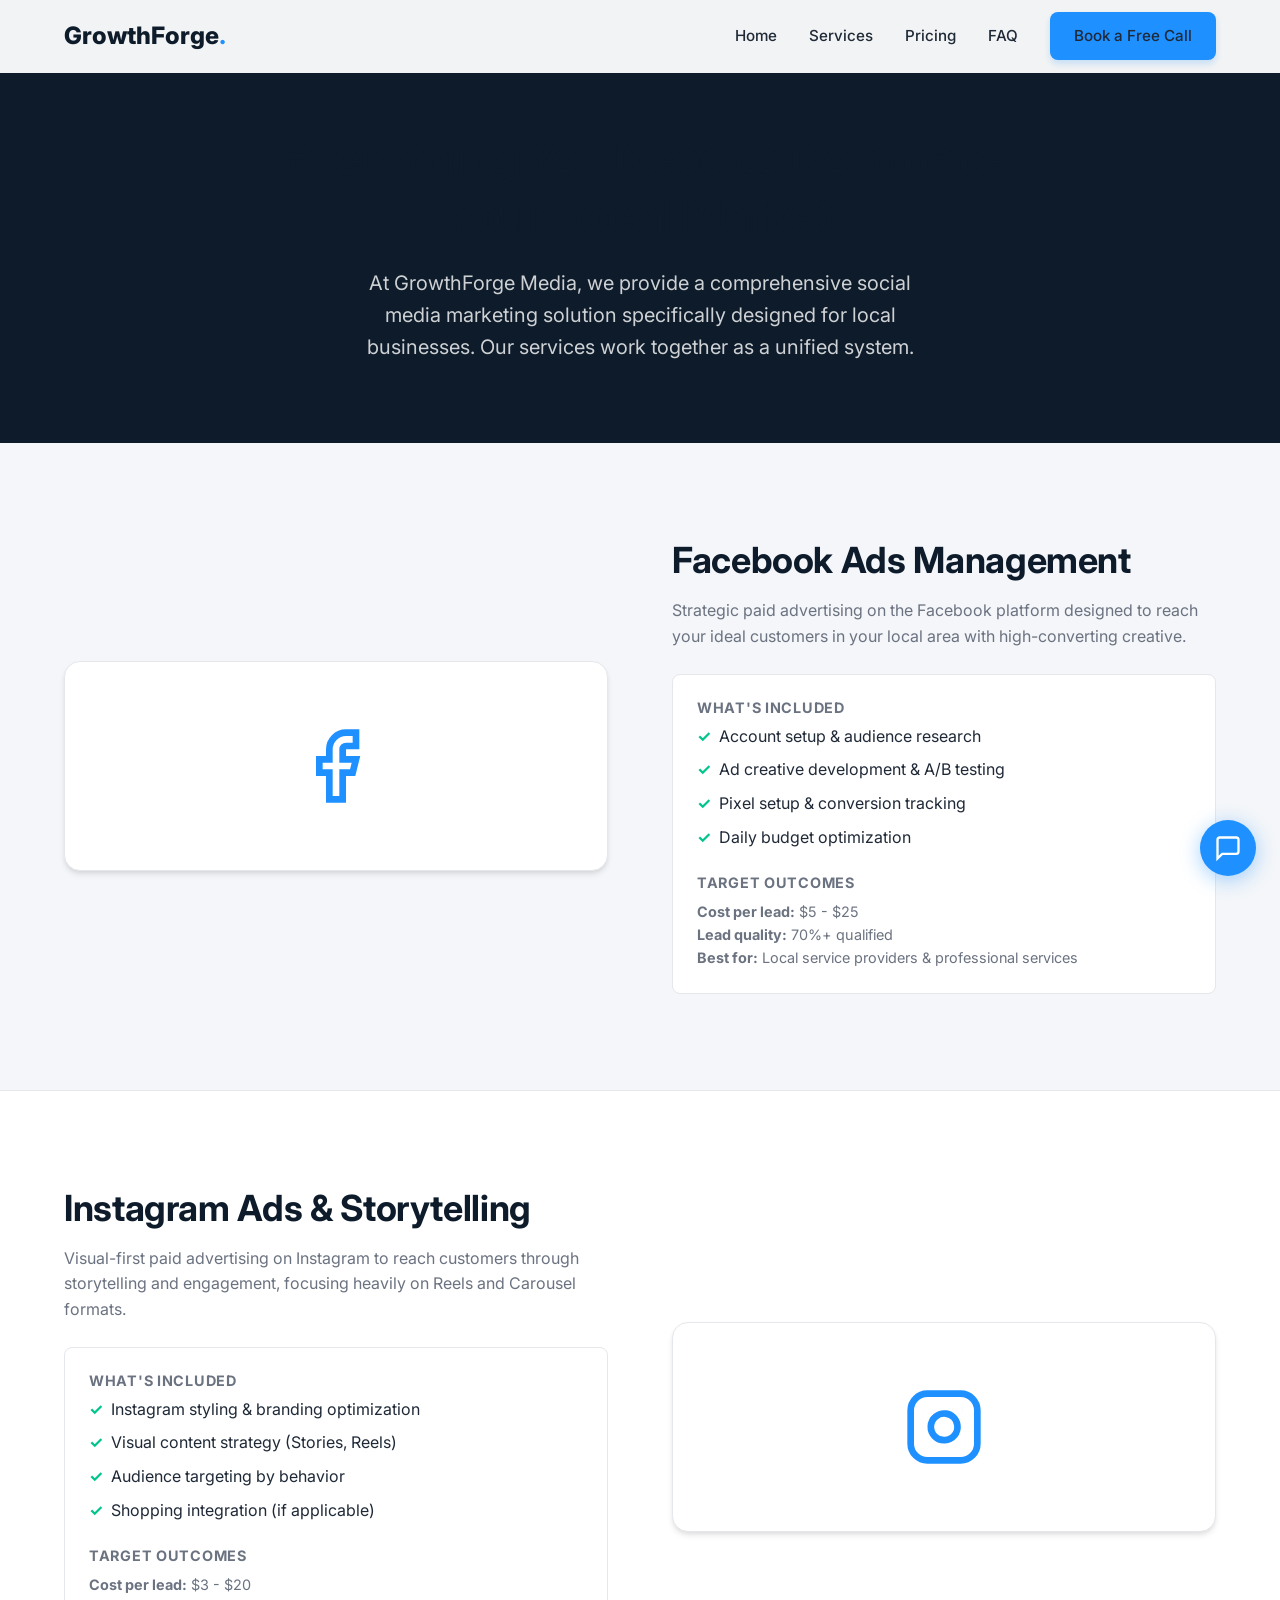
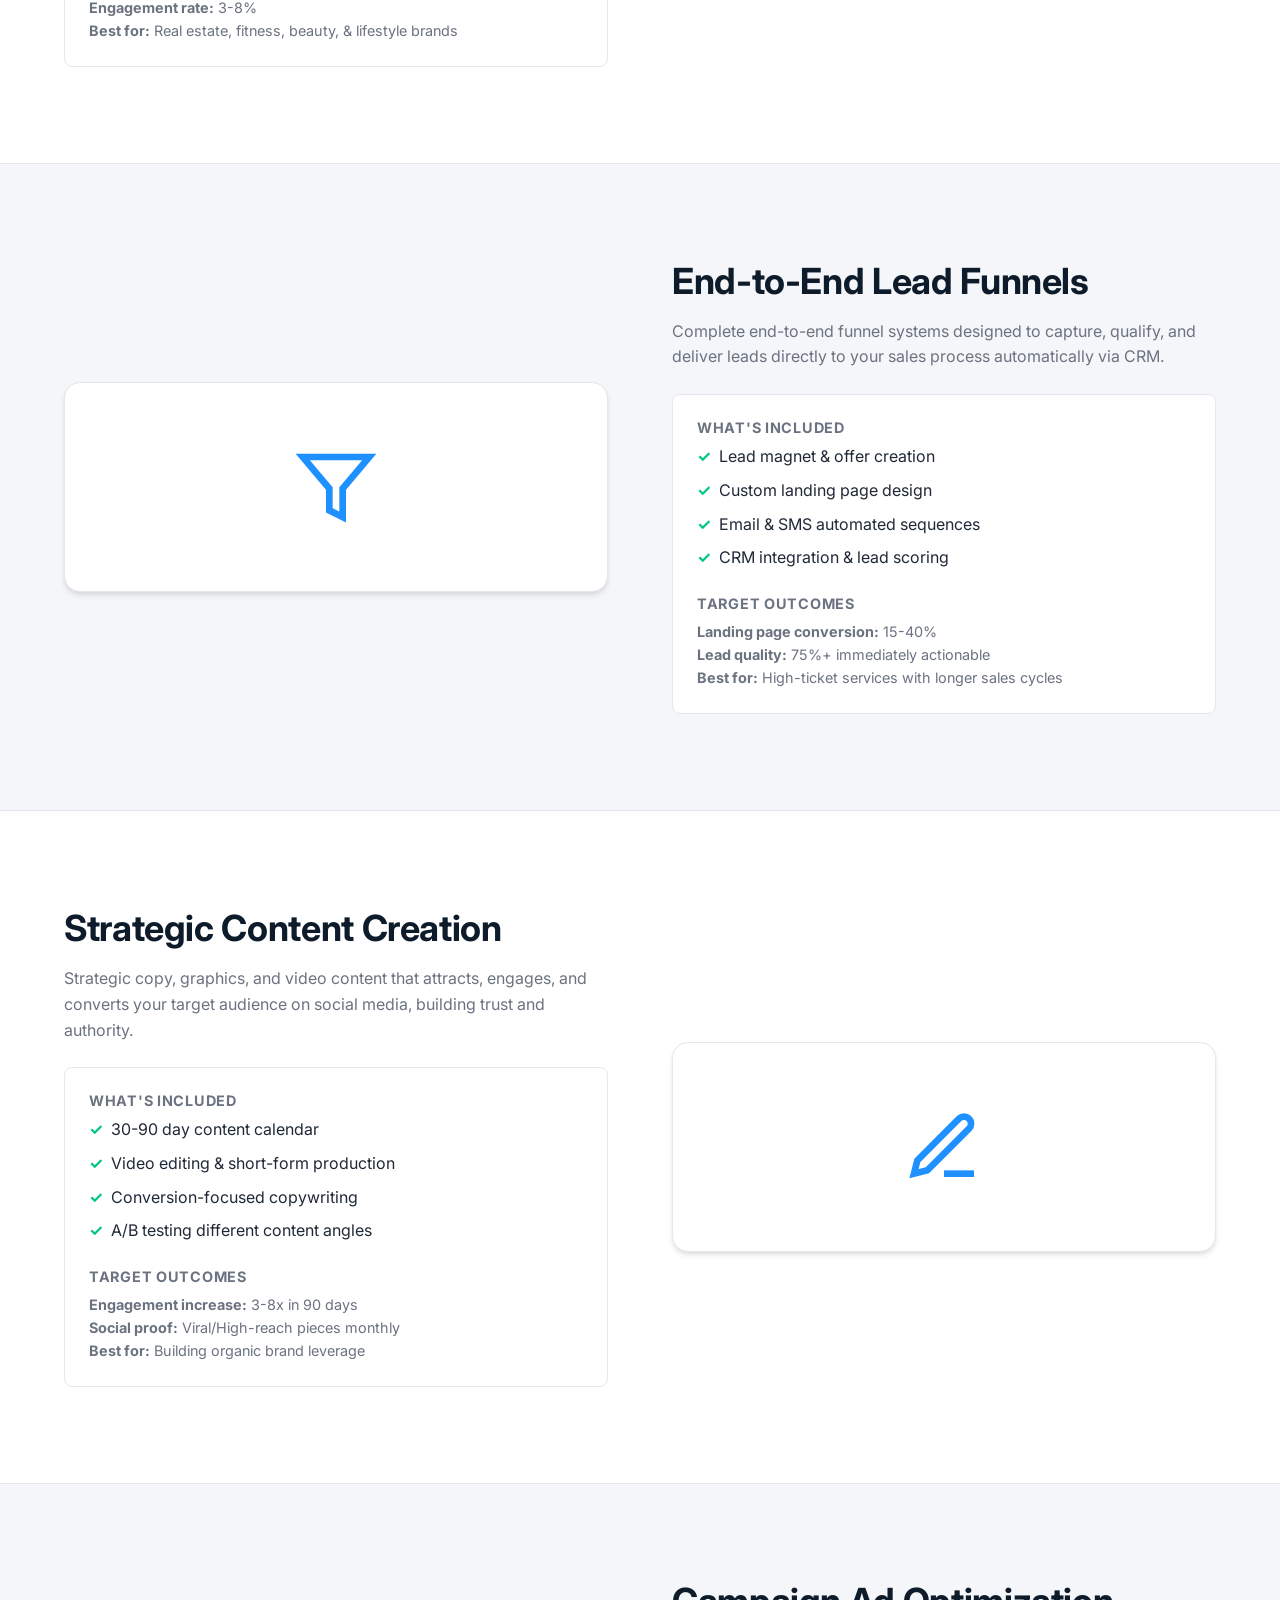
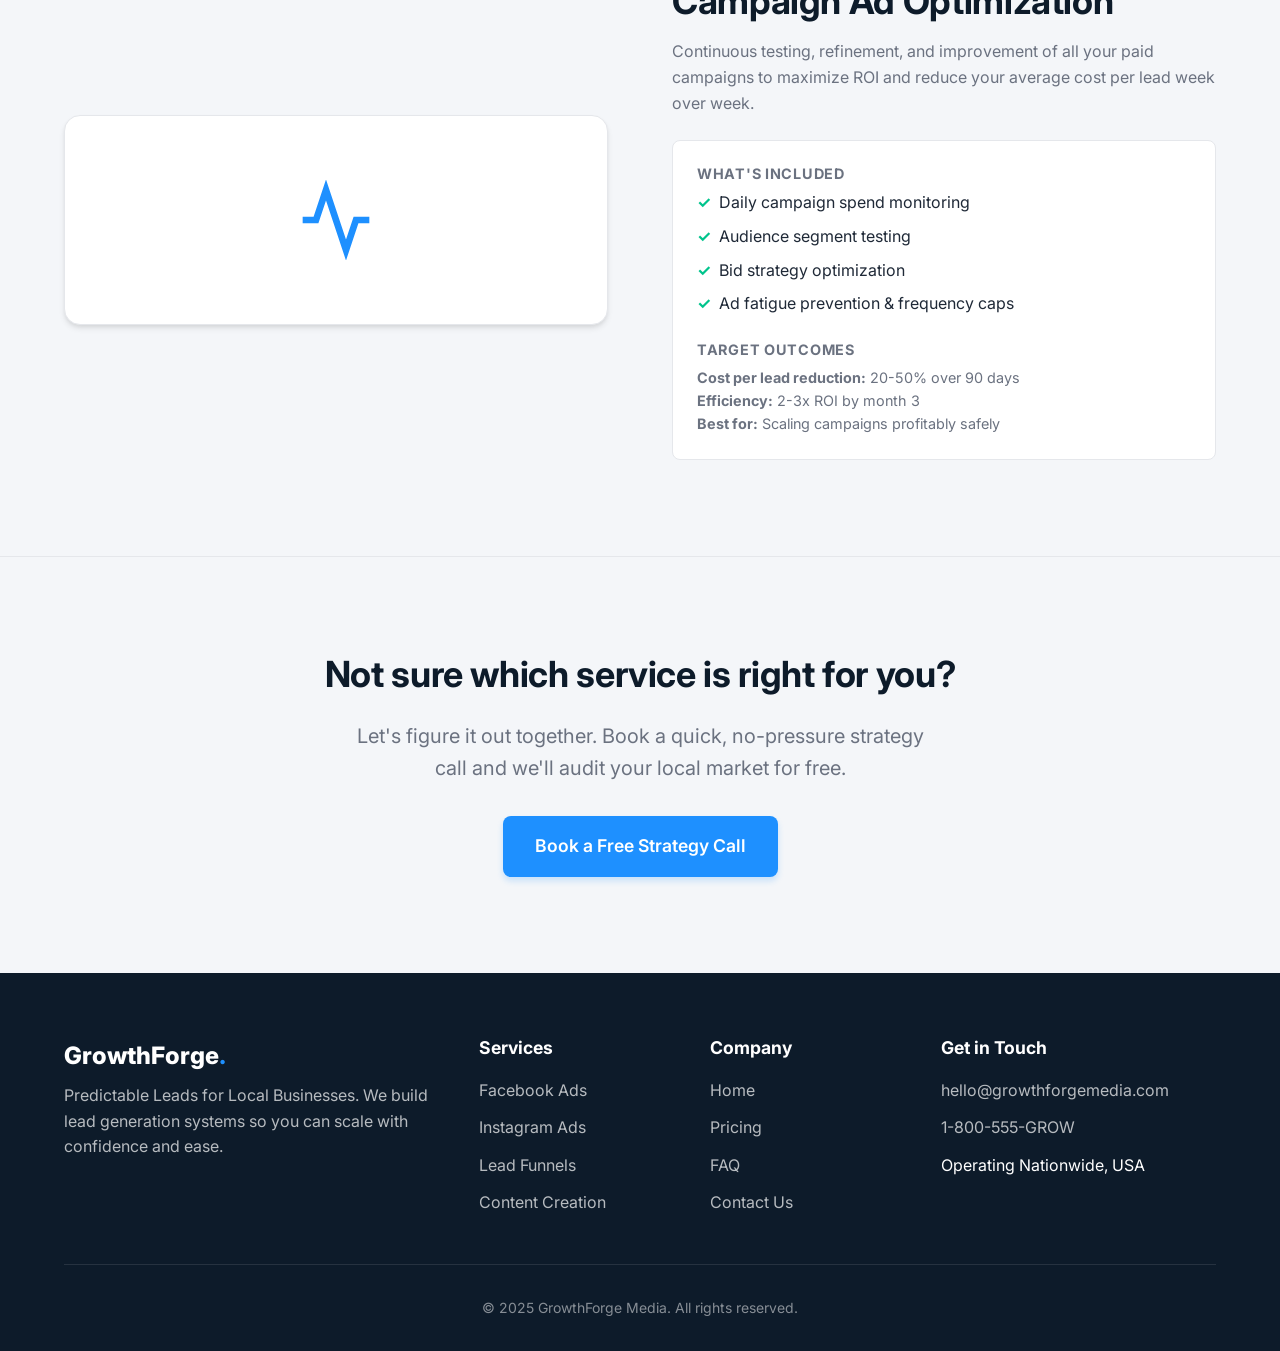
<file: services.html>
<!DOCTYPE html>
<html lang="en">
<head>
    <meta charset="UTF-8">
    <meta name="viewport" content="width=device-width, initial-scale=1.0">
    <title>GrowthForge Media | Services</title>
    <link href="https://fonts.googleapis.com/css2?family=Inter:wght@400;500;600;700;800&display=swap" rel="stylesheet">
    <link rel="stylesheet" href="css/style.css">
    
    <style>
        .page-hero {
            padding: 8rem 0 5rem;
            background-color: var(--primary-navy);
            color: var(--bg-white);
            text-align: center;
        }

        .service-block {
            padding: 6rem 0;
            border-bottom: 1px solid var(--border-light);
        }

        .service-block:nth-child(even) {
            background-color: var(--bg-grey);
        }

        .service-block .grid-2 {
            align-items: center;
        }

        /* Swap order for alternating layout on desktop */
        .service-block:nth-child(even) .content-side {
            order: 2;
        }
        .service-block:nth-child(even) .visual-side {
            order: 1;
        }

        .service-visual {
            background: var(--bg-white);
            border-radius: 1rem;
            padding: 4rem 2rem;
            text-align: center;
            box-shadow: var(--shadow-md);
            border: 1px solid var(--border-light);
            display: flex;
            align-items: center;
            justify-content: center;
            color: var(--accent-blue);
        }

        .service-visual svg {
            width: 80px;
            height: 80px;
        }

        .service-meta {
            margin-top: 1.5rem;
            background: var(--bg-white);
            border: 1px solid var(--border-light);
            border-radius: 0.5rem;
            padding: 1.5rem;
        }

        .service-meta h5 {
            font-size: 0.9rem;
            text-transform: uppercase;
            letter-spacing: 0.05em;
            color: var(--text-muted);
            margin-bottom: 0.5rem;
        }

        .service-meta ul {
            list-style: none;
            margin-bottom: 1rem;
        }

        .service-meta ul li {
            margin-bottom: 0.5rem;
            display: flex;
            align-items: flex-start;
            gap: 0.5rem;
        }
        .service-meta ul li::before {
            content: '✓';
            color: var(--success-green);
            font-weight: bold;
        }

        .cta-section {
            padding: 6rem 0;
            text-align: center;
            background: var(--bg-grey);
        }

        @media (max-width: 900px) {
            .service-block:nth-child(even) .content-side { order: 1; }
            .service-block:nth-child(even) .visual-side { order: 2; }
        }
    </style>
</head>
<body>

    <!-- Navbar Shared -->
    <nav class="navbar">
        <div class="container nav-container">
            <a href="index.html" class="nav-brand">GrowthForge<span class="dot">.</span></a>
            <div class="nav-links">
                <a href="index.html">Home</a>
                <a href="services.html">Services</a>
                <a href="pricing.html">Pricing</a>
                <a href="faq.html">FAQ</a>
                <a href="contact.html" class="btn-primary">Book a Free Call</a>
            </div>
            <button class="mobile-menu-btn" aria-label="Toggle menu">
                <svg viewBox="0 0 24 24" fill="none" stroke="currentColor"><line x1="3" y1="12" x2="21" y2="12"></line><line x1="3" y1="6" x2="21" y2="6"></line><line x1="3" y1="18" x2="21" y2="18"></line></svg>
            </button>
        </div>
    </nav>

    <!-- Mobile Menu -->
    <div class="mobile-nav">
        <a href="index.html">Home</a>
        <a href="services.html">Services</a>
        <a href="pricing.html">Pricing</a>
        <a href="faq.html">FAQ</a>
        <a href="contact.html" class="btn-primary">Book a Free Call</a>
    </div>

    <!-- Hero -->
    <header class="page-hero">
        <div class="container">
            <h1 style="max-width: 800px; margin: 0 auto 1.5rem;">Everything You Need to Dominate Your Local Market</h1>
            <p style="font-size: 1.25rem; color: rgba(255,255,255,0.8); max-width: 600px; margin: 0 auto;">At GrowthForge Media, we provide a comprehensive social media marketing solution specifically designed for local businesses. Our services work together as a unified system.</p>
        </div>
    </header>

    <!-- Service 1: Facebook Ads -->
    <section class="service-block">
        <div class="container grid-2">
            <div class="content-side">
                <h2>Facebook Ads Management</h2>
                <p>Strategic paid advertising on the Facebook platform designed to reach your ideal customers in your local area with high-converting creative.</p>
                
                <div class="service-meta">
                    <h5>What's Included</h5>
                    <ul>
                        <li>Account setup & audience research</li>
                        <li>Ad creative development & A/B testing</li>
                        <li>Pixel setup & conversion tracking</li>
                        <li>Daily budget optimization</li>
                    </ul>
                    
                    <h5 style="margin-top: 1.5rem;">Target Outcomes</h5>
                    <p style="font-size: 0.9rem; margin-bottom: 0;"><strong>Cost per lead:</strong> $5 - $25<br><strong>Lead quality:</strong> 70%+ qualified<br><strong>Best for:</strong> Local service providers & professional services</p>
                </div>
            </div>
            <div class="visual-side">
                <div class="service-visual">
                    <svg viewBox="0 0 24 24" fill="none" stroke="currentColor" stroke-width="2"><path d="M18 2h-3a5 5 0 0 0-5 5v3H7v4h3v8h4v-8h3l1-4h-4V7a1 1 0 0 1 1-1h3z"></path></svg>
                </div>
            </div>
        </div>
    </section>

    <!-- Service 2: Instagram Ads -->
    <section class="service-block">
        <div class="container grid-2">
            <div class="content-side">
                <h2>Instagram Ads & Storytelling</h2>
                <p>Visual-first paid advertising on Instagram to reach customers through storytelling and engagement, focusing heavily on Reels and Carousel formats.</p>
                
                <div class="service-meta">
                    <h5>What's Included</h5>
                    <ul>
                        <li>Instagram styling & branding optimization</li>
                        <li>Visual content strategy (Stories, Reels)</li>
                        <li>Audience targeting by behavior</li>
                        <li>Shopping integration (if applicable)</li>
                    </ul>
                    
                    <h5 style="margin-top: 1.5rem;">Target Outcomes</h5>
                    <p style="font-size: 0.9rem; margin-bottom: 0;"><strong>Cost per lead:</strong> $3 - $20<br><strong>Engagement rate:</strong> 3-8%<br><strong>Best for:</strong> Real estate, fitness, beauty, & lifestyle brands</p>
                </div>
            </div>
            <div class="visual-side">
                <div class="service-visual">
                    <svg viewBox="0 0 24 24" fill="none" stroke="currentColor" stroke-width="2"><rect x="2" y="2" width="20" height="20" rx="5" ry="5"></rect><path d="M16 11.37A4 4 0 1 1 12.63 8 4 4 0 0 1 16 11.37z"></path><line x1="17.5" y1="6.5" x2="17.51" y2="6.5"></line></svg>
                </div>
            </div>
        </div>
    </section>

    <!-- Service 3: Lead Generation Funnels -->
    <section class="service-block">
        <div class="container grid-2">
            <div class="content-side">
                <h2>End-to-End Lead Funnels</h2>
                <p>Complete end-to-end funnel systems designed to capture, qualify, and deliver leads directly to your sales process automatically via CRM.</p>
                
                <div class="service-meta">
                    <h5>What's Included</h5>
                    <ul>
                        <li>Lead magnet & offer creation</li>
                        <li>Custom landing page design</li>
                        <li>Email & SMS automated sequences</li>
                        <li>CRM integration & lead scoring</li>
                    </ul>
                    
                    <h5 style="margin-top: 1.5rem;">Target Outcomes</h5>
                    <p style="font-size: 0.9rem; margin-bottom: 0;"><strong>Landing page conversion:</strong> 15-40%<br><strong>Lead quality:</strong> 75%+ immediately actionable<br><strong>Best for:</strong> High-ticket services with longer sales cycles</p>
                </div>
            </div>
            <div class="visual-side">
                <div class="service-visual">
                    <svg viewBox="0 0 24 24" fill="none" stroke="currentColor" stroke-width="2"><polygon points="22 3 2 3 10 12.46 10 19 14 21 14 12.46 22 3"></polygon></svg>
                </div>
            </div>
        </div>
    </section>

    <!-- Service 4: Content Creation -->
    <section class="service-block">
        <div class="container grid-2">
            <div class="content-side">
                <h2>Strategic Content Creation</h2>
                <p>Strategic copy, graphics, and video content that attracts, engages, and converts your target audience on social media, building trust and authority.</p>
                
                <div class="service-meta">
                    <h5>What's Included</h5>
                    <ul>
                        <li>30-90 day content calendar</li>
                        <li>Video editing & short-form production</li>
                        <li>Conversion-focused copywriting</li>
                        <li>A/B testing different content angles</li>
                    </ul>
                    
                    <h5 style="margin-top: 1.5rem;">Target Outcomes</h5>
                    <p style="font-size: 0.9rem; margin-bottom: 0;"><strong>Engagement increase:</strong> 3-8x in 90 days<br><strong>Social proof:</strong> Viral/High-reach pieces monthly<br><strong>Best for:</strong> Building organic brand leverage</p>
                </div>
            </div>
            <div class="visual-side">
                <div class="service-visual">
                    <svg viewBox="0 0 24 24" fill="none" stroke="currentColor" stroke-width="2"><path d="M12 20h9"></path><path d="M16.5 3.5a2.121 2.121 0 0 1 3 3L7 19l-4 1 1-4L16.5 3.5z"></path></svg>
                </div>
            </div>
        </div>
    </section>

    <!-- Service 5: Ad Optimization -->
    <section class="service-block">
        <div class="container grid-2">
            <div class="content-side">
                <h2>Campaign Ad Optimization</h2>
                <p>Continuous testing, refinement, and improvement of all your paid campaigns to maximize ROI and reduce your average cost per lead week over week.</p>
                
                <div class="service-meta">
                    <h5>What's Included</h5>
                    <ul>
                        <li>Daily campaign spend monitoring</li>
                        <li>Audience segment testing</li>
                        <li>Bid strategy optimization</li>
                        <li>Ad fatigue prevention & frequency caps</li>
                    </ul>
                    
                    <h5 style="margin-top: 1.5rem;">Target Outcomes</h5>
                    <p style="font-size: 0.9rem; margin-bottom: 0;"><strong>Cost per lead reduction:</strong> 20-50% over 90 days<br><strong>Efficiency:</strong> 2-3x ROI by month 3<br><strong>Best for:</strong> Scaling campaigns profitably safely</p>
                </div>
            </div>
            <div class="visual-side">
                <div class="service-visual">
                    <svg viewBox="0 0 24 24" fill="none" stroke="currentColor" stroke-width="2"><polyline points="22 12 18 12 15 21 9 3 6 12 2 12"></polyline></svg>
                </div>
            </div>
        </div>
    </section>

    <!-- CTA Phase -->
    <section class="cta-section">
        <div class="container">
            <h2 style="margin-bottom: 1.5rem;">Not sure which service is right for you?</h2>
            <p style="font-size: 1.25rem; max-width: 600px; margin: 0 auto 2rem;">Let's figure it out together. Book a quick, no-pressure strategy call and we'll audit your local market for free.</p>
            <a href="contact.html" class="btn btn-primary" style="padding: 1rem 2rem; font-size: 1.1rem;">Book a Free Strategy Call</a>
        </div>
    </section>

    <!-- Footer Shared -->
    <footer class="footer">
        <div class="container">
            <div class="footer-grid">
                <div class="footer-brand">
                    <a href="index.html" class="logo">GrowthForge<span class="dot">.</span></a>
                    <p>Predictable Leads for Local Businesses. We build lead generation systems so you can scale with confidence and ease.</p>
                </div>
                <div class="footer-col">
                    <h4>Services</h4>
                    <ul>
                        <li><a href="services.html">Facebook Ads</a></li>
                        <li><a href="services.html">Instagram Ads</a></li>
                        <li><a href="services.html">Lead Funnels</a></li>
                        <li><a href="services.html">Content Creation</a></li>
                    </ul>
                </div>
                <div class="footer-col">
                    <h4>Company</h4>
                    <ul>
                        <li><a href="index.html">Home</a></li>
                        <li><a href="pricing.html">Pricing</a></li>
                        <li><a href="faq.html">FAQ</a></li>
                        <li><a href="contact.html">Contact Us</a></li>
                    </ul>
                </div>
                <div class="footer-col">
                    <h4>Get in Touch</h4>
                    <ul>
                        <li><a href="#">hello@growthforgemedia.com</a></li>
                        <li><a href="#">1-800-555-GROW</a></li>
                        <li>Operating Nationwide, USA</li>
                    </ul>
                </div>
            </div>
            <div class="footer-bottom">
                &copy; 2025 GrowthForge Media. All rights reserved.
            </div>
        </div>
    </footer>

    <script src="js/main.js"></script>
    <script src="js/chat.js"></script>
</body>
</html>
</file>
<file: css/style.css>
:root {
  /* Brand Colors */
  --primary-navy: #0D1B2A;
  --accent-blue: #1E90FF;
  --bg-white: #FFFFFF;
  --bg-grey: #F4F6F9;
  --success-green: #00C48C;
  --text-dark: #1F2937;
  --text-muted: #6B7280;
  --border-light: #E5E7EB;

  /* Shadows */
  --shadow-sm: 0 1px 2px 0 rgba(0, 0, 0, 0.05);
  --shadow-md: 0 4px 6px -1px rgba(0, 0, 0, 0.1), 0 2px 4px -1px rgba(0, 0, 0, 0.06);
  --shadow-lg: 0 10px 15px -3px rgba(0, 0, 0, 0.1), 0 4px 6px -2px rgba(0, 0, 0, 0.05);
  
  /* Transitions */
  --transition-fast: 0.15s ease-in-out;
  --transition-normal: 0.3s ease-in-out;
}

* {
  margin: 0;
  padding: 0;
  box-sizing: border-box;
  font-family: 'Inter', system-ui, -apple-system, sans-serif;
}

body {
  background-color: var(--bg-white);
  color: var(--text-dark);
  line-height: 1.6;
  -webkit-font-smoothing: antialiased;
}

/* Typography */
h1, h2, h3, h4, h5, h6 {
  color: var(--primary-navy);
  line-height: 1.2;
  font-weight: 700;
  margin-bottom: 1rem;
}

h1 { font-size: 3rem; letter-spacing: -0.02em; }
h2 { font-size: 2.25rem; letter-spacing: -0.01em; }
h3 { font-size: 1.5rem; }

p {
  margin-bottom: 1rem;
  color: var(--text-muted);
}

a {
  color: var(--accent-blue);
  text-decoration: none;
  transition: color var(--transition-fast);
}

a:hover {
  text-decoration: underline;
}

/* Layout Utilities */
.container {
  width: 100%;
  max-width: 1200px;
  margin: 0 auto;
  padding: 0 1.5rem;
}

.section {
  padding: 5rem 0;
}

.bg-navy { background-color: var(--primary-navy); color: var(--bg-white); }
.bg-navy h1, .bg-navy h2, .bg-navy h3 { color: var(--bg-white); }
.bg-navy p { color: rgba(255, 255, 255, 0.8); }

.bg-grey { background-color: var(--bg-grey); }
.bg-white { background-color: var(--bg-white); }

/* Buttons */
.btn {
  display: inline-flex;
  align-items: center;
  justify-content: center;
  padding: 0.75rem 1.5rem;
  border-radius: 0.5rem;
  font-weight: 600;
  font-size: 1rem;
  text-decoration: none;
  cursor: pointer;
  transition: all var(--transition-fast);
  border: none;
}
.btn:hover { text-decoration: none; }

.btn-primary {
  display: inline-flex;
  align-items: center;
  justify-content: center;
  padding: 0.75rem 1.5rem;
  border-radius: 0.5rem;
  font-weight: 600;
  font-size: 1rem;
  text-decoration: none;
  cursor: pointer;
  transition: all var(--transition-fast);
  border: none;
  background-color: var(--accent-blue);
  color: var(--bg-white);
  box-shadow: 0 4px 6px rgba(30, 144, 255, 0.2);
}
.btn-primary:hover {
  background-color: #1877F2;
  transform: translateY(-2px);
  color: var(--bg-white);
}

.btn-outline {
  background-color: transparent;
  color: var(--bg-white);
  border: 1px solid rgba(255, 255, 255, 0.3);
}
.btn-outline:hover {
  background-color: rgba(255, 255, 255, 0.1);
  border-color: rgba(255, 255, 255, 0.5);
  transform: translateY(-2px);
  color: var(--bg-white);
}

.btn-outline-dark {
  background-color: transparent;
  color: var(--primary-navy);
  border: 1px solid var(--primary-navy);
}
.btn-outline-dark:hover {
  background-color: rgba(13, 27, 42, 0.05);
  color: var(--primary-navy);
}

/* Navbar */
.navbar {
  position: fixed;
  top: 0;
  left: 0;
  right: 0;
  background-color: rgba(255, 255, 255, 0.95);
  backdrop-filter: blur(8px);
  border-bottom: 1px solid transparent;
  z-index: 1000;
  transition: all var(--transition-normal);
}

.navbar.scrolled {
  border-bottom: 1px solid var(--border-light);
  box-shadow: var(--shadow-sm);
}

.nav-container {
  display: flex;
  justify-content: space-between;
  align-items: center;
  height: 4.5rem;
}

.nav-brand {
  font-size: 1.5rem;
  font-weight: 800;
  color: var(--primary-navy);
  text-decoration: none;
  display: flex;
  align-items: baseline;
}
.nav-brand:hover { text-decoration: none; }
.nav-brand .dot { color: var(--accent-blue); }

.nav-links {
  display: flex;
  gap: 2rem;
  align-items: center;
}

.nav-links a {
  color: var(--text-dark);
  font-weight: 500;
  font-size: 0.95rem;
}
.nav-links a:hover {
  color: var(--accent-blue);
  text-decoration: none;
}

.nav-cta {
  margin-left: 1rem;
}

.mobile-menu-btn {
  display: none;
  background: none;
  border: none;
  cursor: pointer;
  padding: 0.5rem;
}
.mobile-menu-btn svg { width: 24px; height: 24px; stroke: var(--primary-navy); stroke-width: 2; }

/* Mobile Nav */
.mobile-nav {
  display: none;
  position: fixed;
  top: 4.5rem;
  left: 0;
  right: 0;
  background: var(--bg-white);
  padding: 1rem 1.5rem;
  border-bottom: 1px solid var(--border-light);
  box-shadow: var(--shadow-md);
  flex-direction: column;
  gap: 1rem;
  z-index: 999;
}
.mobile-nav.active { display: flex; }

/* Footer */
.footer {
  background-color: var(--primary-navy);
  color: var(--bg-white);
  padding: 4rem 0 2rem;
}

.footer-grid {
  display: grid;
  grid-template-columns: 2fr 1fr 1fr 1.5fr;
  gap: 3rem;
  margin-bottom: 3rem;
}

.footer-brand .logo {
  font-size: 1.5rem;
  font-weight: 800;
  color: var(--bg-white);
  margin-bottom: 0.5rem;
  display: block;
}
.footer-brand .logo .dot { color: var(--accent-blue); }
.footer-brand p { color: rgba(255, 255, 255, 0.7); }

.footer-col h4 {
  color: var(--bg-white);
  font-size: 1.1rem;
  margin-bottom: 1.25rem;
}

.footer-col ul {
  list-style: none;
  display: flex;
  flex-direction: column;
  gap: 0.75rem;
}

.footer-col a {
  color: rgba(255, 255, 255, 0.7);
}
.footer-col a:hover {
  color: var(--bg-white);
}

.footer-bottom {
  padding-top: 2rem;
  border-top: 1px solid rgba(255, 255, 255, 0.1);
  text-align: center;
  color: rgba(255, 255, 255, 0.5);
  font-size: 0.875rem;
}

/* Common Layout Grids */
.grid-2 { display: grid; grid-template-columns: 1fr 1fr; gap: 4rem; align-items: center; }
.grid-3 { display: grid; grid-template-columns: repeat(3, 1fr); gap: 2rem; }
.grid-4 { display: grid; grid-template-columns: repeat(4, 1fr); gap: 2rem; }

/* Responsive adjustments */
@media (max-width: 900px) {
  .nav-links { display: none; }
  .mobile-menu-btn { display: block; }
  .grid-2, .grid-3, .grid-4 { grid-template-columns: 1fr; gap: 2rem; }
  .footer-grid { grid-template-columns: 1fr 1fr; }
  h1 { font-size: 2.5rem; }
}

@media (max-width: 600px) {
  .footer-grid { grid-template-columns: 1fr; }
}

/* Cards & Utilities */
.card {
  background: var(--bg-white);
  border-radius: 1rem;
  padding: 2rem;
  box-shadow: var(--shadow-sm);
  border: 1px solid var(--border-light);
  transition: transform var(--transition-normal), box-shadow var(--transition-normal);
}
.card:hover {
  transform: translateY(-4px);
  box-shadow: var(--shadow-md);
}

/* Chat Popup Styles - Injected dynamically by chat.js but we keep core CSS here or in chat.js */
#chat-widget {
  position: fixed;
  bottom: 24px;
  right: 24px;
  z-index: 10000;
  display: flex;
  flex-direction: column;
  align-items: flex-end;
}

#chat-bubble {
  width: 60px;
  height: 60px;
  border-radius: 50%;
  background-color: var(--accent-blue);
  color: var(--bg-white);
  display: flex;
  align-items: center;
  justify-content: center;
  cursor: pointer;
  box-shadow: var(--shadow-lg);
  transition: transform var(--transition-fast);
  border: none;
}
#chat-bubble:hover {
  transform: scale(1.05);
  background-color: #1877F2;
}

/* Chat popup container */
#chat-popup {
  position: fixed;
  bottom: 90px;           /* sits above the bubble button */
  right: 24px;
  width: 360px;
  height: 500px;
  max-height: 80vh;       /* never overflow on small screens */
  border-radius: 16px;
  box-shadow: 0 8px 40px rgba(0,0,0,0.18);
  display: flex;
  flex-direction: column;
  overflow: hidden;
  z-index: 9999;
  
  transform-origin: bottom right;
  transition: all 0.3s cubic-bezier(0.175, 0.885, 0.32, 1.275);
  opacity: 0;
  transform: scale(0.9) translateY(20px);
  pointer-events: none;
  background: var(--bg-grey);
}

#chat-popup.active {
  opacity: 1;
  transform: scale(1) translateY(0);
  pointer-events: all;
}

/* Message list — scrollable middle section */
#chat-messages {
  flex: 1;
  overflow-y: auto;
  padding: 16px;
  display: flex;
  flex-direction: column;
  gap: 12px;
}

.chat-msg-row { display: flex; flex-direction: column; max-width: 85%; }
.chat-msg-row.bot { align-self: flex-start; }
.chat-msg-row.user { align-self: flex-end; }

.chat-bubble-inner {
  padding: 12px 16px;
  font-size: 0.9rem;
  line-height: 1.4;
}
.bot .chat-bubble-inner {
  background: var(--bg-white);
  color: var(--text-dark);
  border-radius: 16px 16px 16px 0;
  box-shadow: var(--shadow-sm);
  border: 1px solid var(--border-light);
}
.user .chat-bubble-inner {
  background: var(--accent-blue);
  color: var(--bg-white);
  border-radius: 16px 16px 0 16px;
}

/* Input area — fixed at bottom of popup */
#chat-input-area {
  padding: 12px 16px;
  border-top: 1px solid #eee;
  background: var(--bg-white);
  flex-shrink: 0;
}

/* Quick reply chips */
#chat-chips {
  padding: 8px 16px 0;
  display: flex;
  flex-wrap: wrap;
  gap: 6px;
  flex-shrink: 0;
}
.qr-chip {
  background: transparent;
  border: 1px solid var(--accent-blue);
  color: var(--accent-blue);
  padding: 6px 12px;
  border-radius: 20px;
  font-size: 0.8rem;
  cursor: pointer;
  transition: all 0.2s;
}
.qr-chip:hover {
  background: var(--accent-blue);
  color: var(--bg-white);
}

@media (max-width: 480px) {
  #chat-popup {
    width: calc(100vw - 32px);
    right: 16px;
    bottom: 80px;
  }
  #chat-widget { right: 16px; bottom: 16px; }
}

/* Form Styles */
.form-group {
  margin-bottom: 1.5rem;
}
.form-label {
  display: block;
  font-weight: 500;
  margin-bottom: 0.5rem;
  color: var(--primary-navy);
}
.form-control {
  width: 100%;
  padding: 0.75rem 1rem;
  border: 1px solid var(--border-light);
  border-radius: 0.5rem;
  font-size: 1rem;
  transition: border-color var(--transition-fast);
}
.form-control:focus {
  outline: none;
  border-color: var(--accent-blue);
  box-shadow: 0 0 0 3px rgba(30, 144, 255, 0.1);
}
textarea.form-control {
  min-height: 120px;
  resize: vertical;
}

/* FAQ Accordion */
.accordion-item {
  border: 1px solid var(--border-light);
  border-radius: 0.5rem;
  margin-bottom: 1rem;
  background: var(--bg-white);
  overflow: hidden;
}
.accordion-btn {
  width: 100%;
  text-align: left;
  padding: 1.25rem 1.5rem;
  background: transparent;
  border: none;
  font-size: 1.1rem;
  font-weight: 600;
  color: var(--primary-navy);
  cursor: pointer;
  display: flex;
  justify-content: space-between;
  align-items: center;
}
.accordion-icon {
  width: 24px;
  height: 24px;
  fill: none;
  stroke: currentColor;
  stroke-width: 2;
  transition: transform 0.3s ease;
}
.accordion-btn.active .accordion-icon {
  transform: rotate(180deg);
  color: var(--accent-blue);
}
.accordion-content {
  max-height: 0;
  overflow: hidden;
  transition: max-height 0.3s ease-out;
}
.accordion-body {
  padding: 0 1.5rem 1.25rem;
  color: var(--text-muted);
}
</file>
